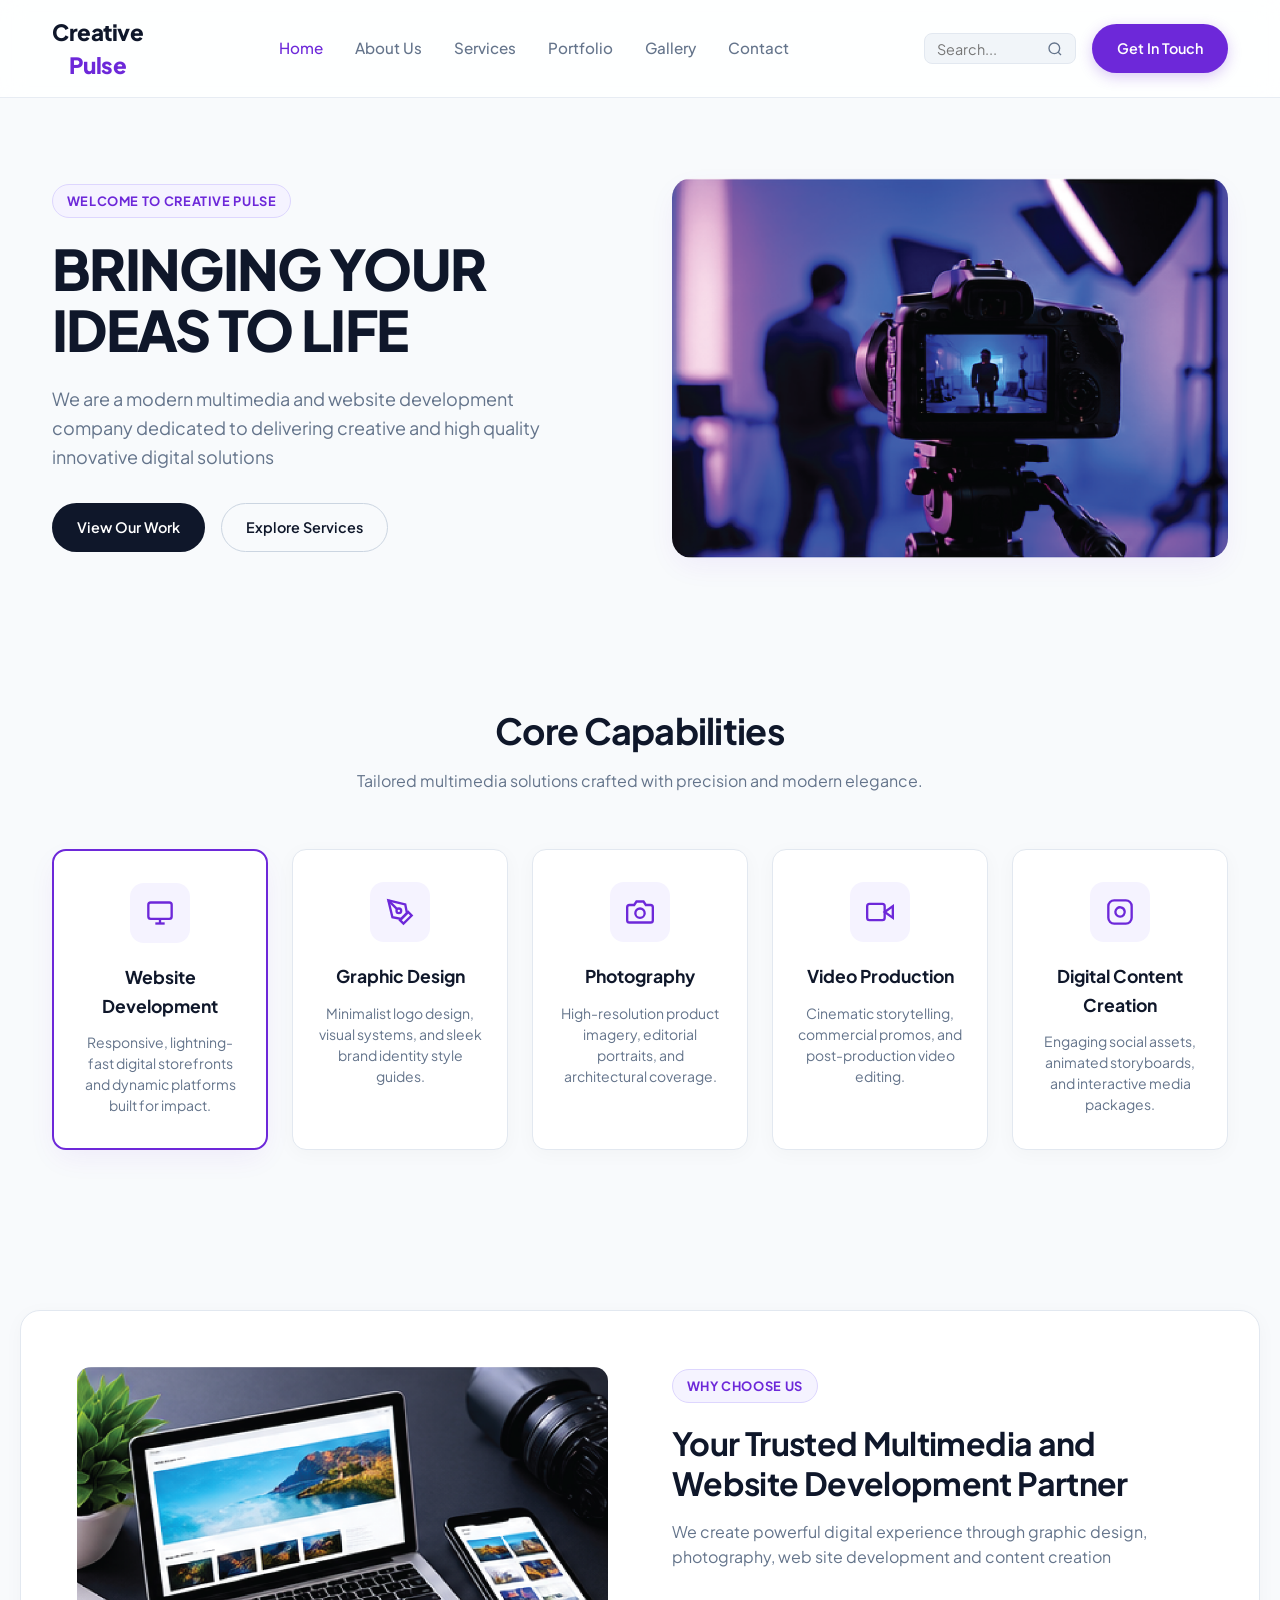
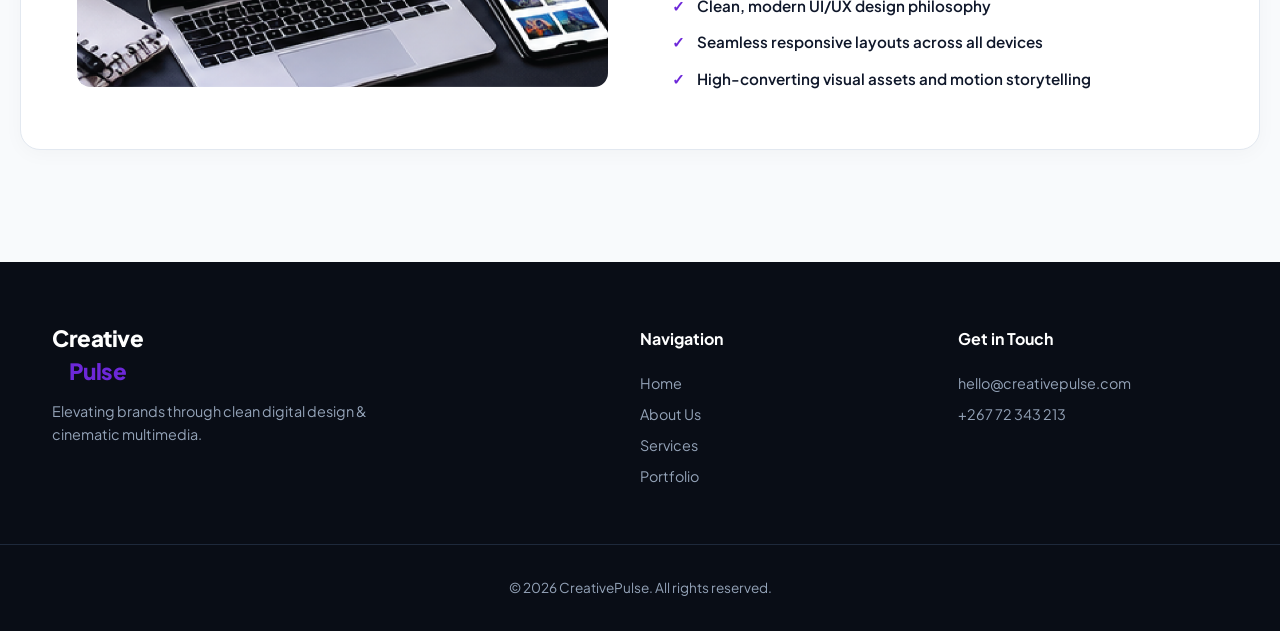
<file: index.html>
<!DOCTYPE html>
<html lang="en">
<head>
    <meta charset="UTF-8">
    <meta name="viewport" content="width=device-width, initial-scale=1.0">
    <title>CreativePulse — Multimedia & Digital Design Agency</title>
    <link rel="preconnect" href="https://fonts.googleapis.com">
    <link rel="preconnect" href="https://fonts.gstatic.com" crossorigin>
    <link href="https://fonts.googleapis.com/css2?family=Plus+Jakarta+Sans:wght@300;400;500;600;700;800&display=swap" rel="stylesheet">
    <link rel="stylesheet" href="assets/css/style.css">
</head>
<body>

    <!-- Header Navigation -->
    <header class="navbar">
        <div class="nav-container">
            <a href="index.html" class="logo" style="display: flex; flex-direction: column; line-height: 1.1; text-decoration: none;">
                <span>Creative</span>
                <span class="logo-accent">Pulse</span>
            </a>
            <nav class="nav-menu">
                <a href="index.html" class="nav-link active">Home</a>
                <a href="pages/about.html" class="nav-link">About Us</a>
                <a href="pages/services.html" class="nav-link">Services</a>
                <a href="pages/portfolio.html" class="nav-link">Portfolio</a>
                <a href="pages/gallery.html" class="nav-link">Gallery</a>
                <a href="pages/contact.html" class="nav-link">Contact</a>
            </nav>
            <div style="display: flex; align-items: center; gap: 1rem;">
                <!-- Search Button & Input Form -->
                <form action="pages/portfolio.html" method="GET" style="display: flex; align-items: center; background: #f1f5f9; border-radius: 8px; padding: 0.35rem 0.75rem; border: 1px solid #e2e8f0;">
                    <input type="text" name="q" placeholder="Search..." style="border: none; background: transparent; outline: none; font-size: 0.9rem; width: 110px; color: #1e293b; font-family: inherit;">
                    <button type="submit" style="background: transparent; border: none; cursor: pointer; display: flex; align-items: center; color: #64748b; padding: 0;" aria-label="Search">
                        <svg width="16" height="16" viewBox="0 0 24 24" fill="none" stroke="currentColor" stroke-width="2"><circle cx="11" cy="11" r="8"/><line x1="21" y1="21" x2="16.65" y2="16.65"/></svg>
                    </button>
                </form>
                <a href="pages/contact.html" class="btn btn-primary">Get In Touch</a>
            </div>
        </div>
    </header>

    <main>
        <!-- Hero Section -->
        <section id="home" class="hero-section">
            <div class="container hero-grid">
                <div class="hero-text">
                    <span class="badge">WELCOME TO CREATIVE PULSE</span>
                    <h1>BRINGING YOUR IDEAS TO LIFE</h1>
                    <p class="hero-description">
                        We are a modern multimedia and website development company dedicated to delivering creative and high quality innovative digital solutions
                    </p>
                    <div class="hero-cta">
                        <a href="pages/portfolio.html" class="btn btn-dark">View Our Work</a>
                        <a href="pages/services.html" class="btn btn-outline">Explore Services</a>
                    </div>
                </div>
                <div class="hero-visual">
                    <div class="image-wrapper">
                        <img src="img/Home 1.png" alt="Video Production Studio">
                    </div>
                </div>
            </div>
        </section>

        <!-- Services Cards Section -->
        <section id="services" class="services-section">
            <div class="container">
                <div class="section-header">
                    <h2>Core Capabilities</h2>
                    <p>Tailored multimedia solutions crafted with precision and modern elegance.</p>
                </div>
                <div class="services-grid">
                    
                    <div class="service-card active">
                        <div class="service-icon">
                            <svg width="28" height="28" viewBox="0 0 24 24" fill="none" stroke="currentColor" stroke-width="2"><rect x="2" y="3" width="20" height="14" rx="2" ry="2"/><line x1="8" y1="21" x2="16" y2="21"/><line x1="12" y1="17" x2="12" y2="21"/></svg>
                        </div>
                        <h3>Website Development</h3>
                        <p>Responsive, lightning-fast digital storefronts and dynamic platforms built for impact.</p>
                    </div>

                    <div class="service-card">
                        <div class="service-icon">
                            <svg width="28" height="28" viewBox="0 0 24 24" fill="none" stroke="currentColor" stroke-width="2"><path d="M12 19l7-7 3 3-7 7-3-3z"/><path d="M18 13l-1.5-7.5L2 2l3.5 14.5L13 18l5-5z"/><path d="M2 2l7.5 7.5"/><circle cx="11" cy="11" r="2"/></svg>
                        </div>
                        <h3>Graphic Design</h3>
                        <p>Minimalist logo design, visual systems, and sleek brand identity style guides.</p>
                    </div>

                    <div class="service-card">
                        <div class="service-icon">
                            <svg width="28" height="28" viewBox="0 0 24 24" fill="none" stroke="currentColor" stroke-width="2"><path d="M23 19a2 2 0 0 1-2 2H3a2 2 0 0 1-2-2V8a2 2 0 0 1 2-2h4l2-3h6l2 3h4a2 2 0 0 1 2 2z"/><circle cx="12" cy="13" r="4"/></svg>
                        </div>
                        <h3>Photography</h3>
                        <p>High-resolution product imagery, editorial portraits, and architectural coverage.</p>
                    </div>

                    <div class="service-card">
                        <div class="service-icon">
                            <svg width="28" height="28" viewBox="0 0 24 24" fill="none" stroke="currentColor" stroke-width="2"><polygon points="23 7 16 12 23 17 23 7"/><rect x="1" y="5" width="15" height="14" rx="2" ry="2"/></svg>
                        </div>
                        <h3>Video Production</h3>
                        <p>Cinematic storytelling, commercial promos, and post-production video editing.</p>
                    </div>

                    <div class="service-card">
                        <div class="service-icon">
                            <svg width="28" height="28" viewBox="0 0 24 24" fill="none" stroke="currentColor" stroke-width="2"><rect x="2" y="2" width="20" height="20" rx="5" ry="5"/><path d="M16 11.37A4 4 0 1 1 12.63 8 4 4 0 0 1 16 11.37z"/><line x1="17.5" y1="6.5" x2="17.51" y2="6.5"/></svg>
                        </div>
                        <h3>Digital Content Creation</h3>
                        <p>Engaging social assets, animated storyboards, and interactive media packages.</p>
                    </div>

                </div>
            </div>
        </section>

        <!-- Feature Highlight Section -->
        <section id="about" class="feature-highlight">
            <div class="container highlight-grid">
                <div class="highlight-visual">
                    <img src="img/Home 2.png" alt="Website Development and Digital Media">
                </div>
                <div class="highlight-text">
                    <span class="badge">Why Choose Us</span>
                    <h2>Your Trusted Multimedia and Website Development Partner</h2>
                    <p>
                        We create powerful digital experience through graphic design, photography, web site development and content creation
                    </p>
                    <ul class="highlight-list">
                        <li><span>✓</span> Clean, modern UI/UX design philosophy</li>
                        <li><span>✓</span> Seamless responsive layouts across all devices</li>
                        <li><span>✓</span> High-converting visual assets and motion storytelling</li>
                    </ul>
                </div>
            </div>
        </section>
    </main>

    <!-- Footer Section -->
    <footer id="contact" class="footer">
        <div class="container footer-content">
            <div class="footer-brand">
                <a href="index.html" class="logo text-white" style="display: inline-flex; flex-direction: column; line-height: 1.1; text-decoration: none;">
                    <span>Creative</span>
                    <span class="logo-accent">Pulse</span>
                </a>
                <p>Elevating brands through clean digital design & cinematic multimedia.</p>
            </div>
            <div class="footer-links">
                <h4>Navigation</h4>
                <a href="index.html">Home</a>
                <a href="pages/about.html">About Us</a>
                <a href="pages/services.html">Services</a>
                <a href="pages/portfolio.html">Portfolio</a>
            </div>
            <div class="footer-contact">
                <h4>Get in Touch</h4>
                <p>hello@creativepulse.com</p>
                <p>+267 72 343 213</p>
            </div>
        </div>
        <div class="footer-bottom">
            <p>&copy; 2026 CreativePulse. All rights reserved.</p>
        </div>
    </footer>

    <script src="assets/js/script.js"></script>
</body>
</html>
</file>
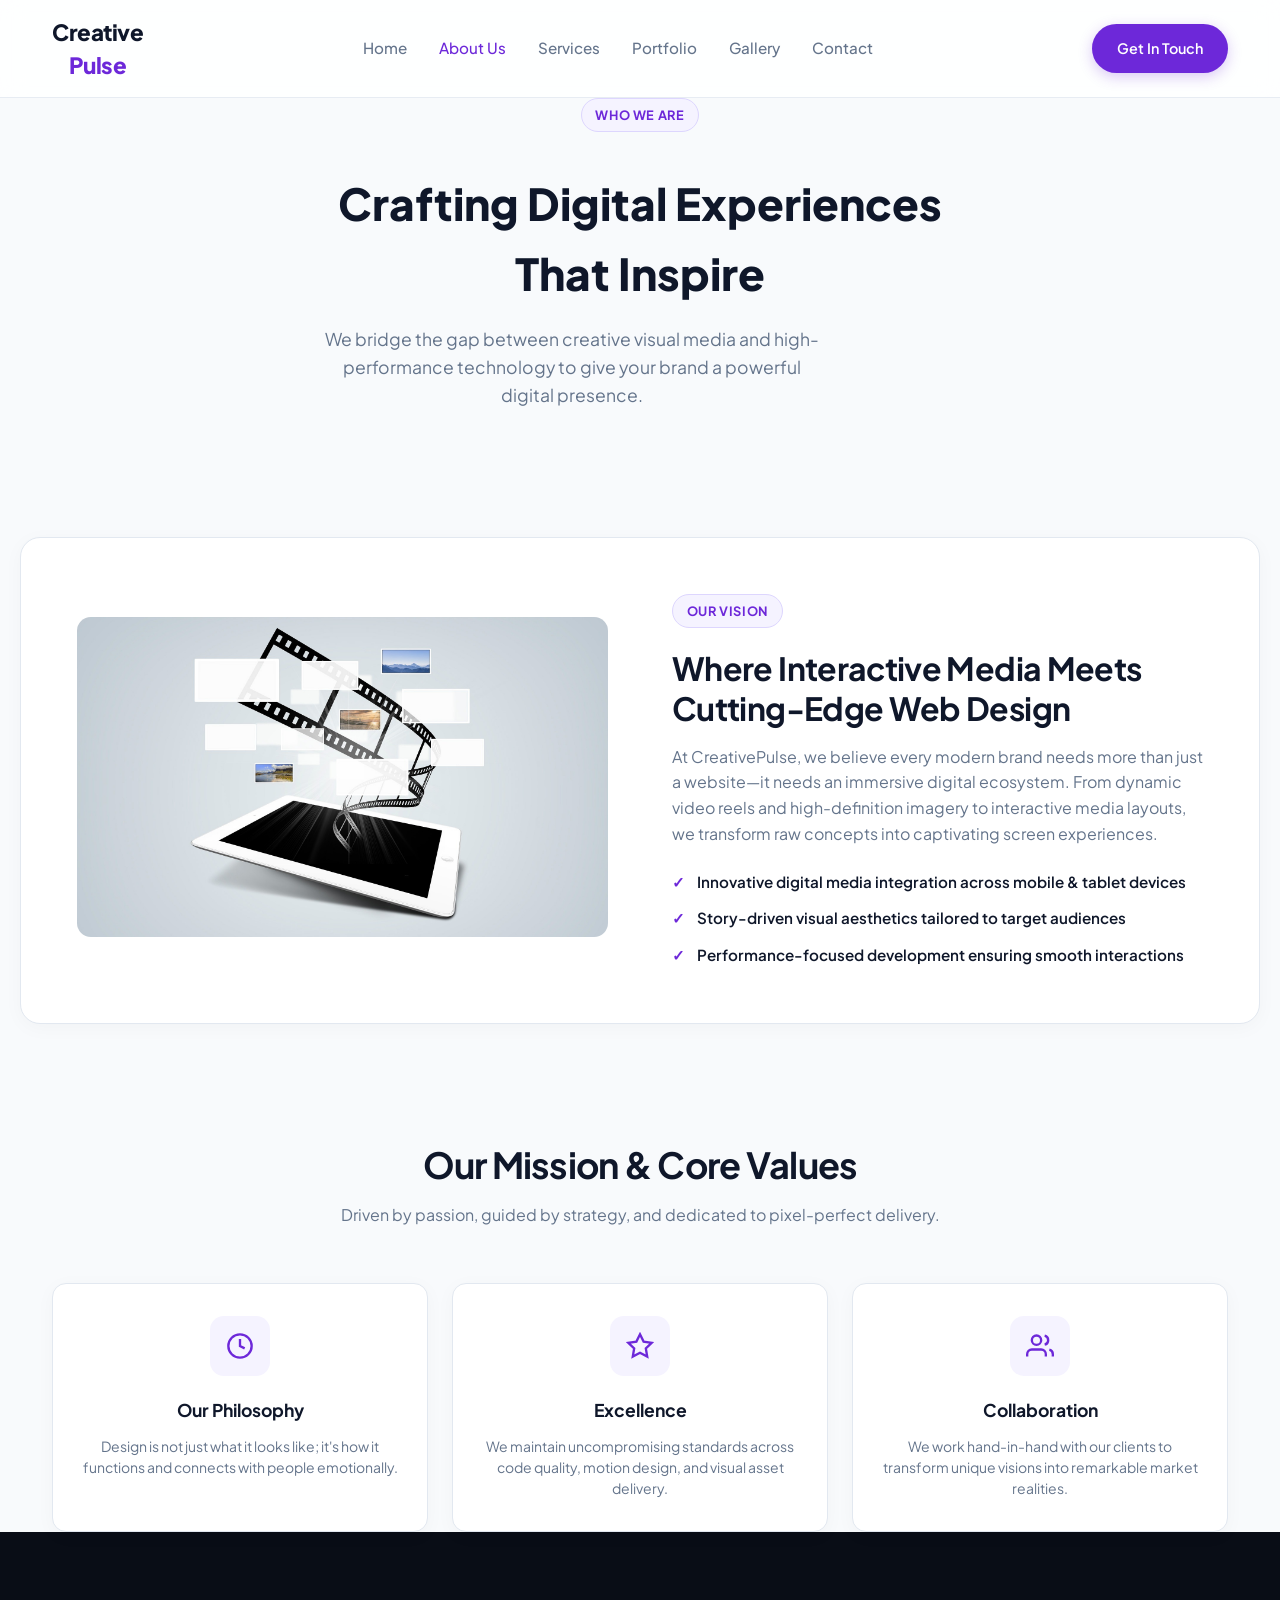
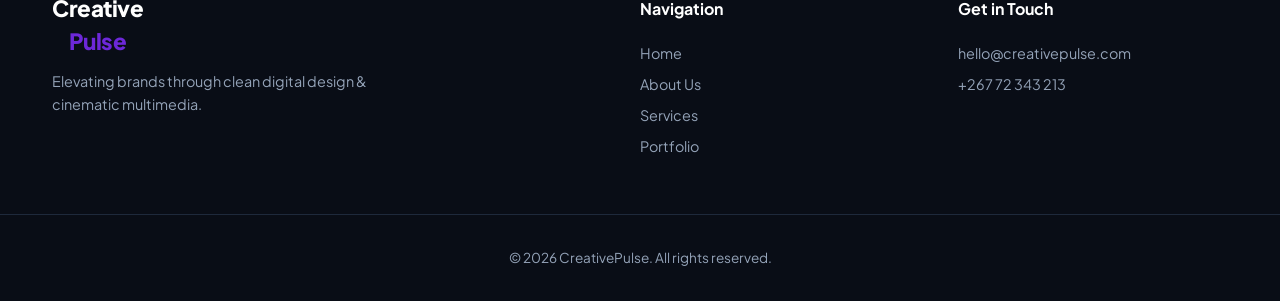
<file: pages/about.html>
<!DOCTYPE html>
<html lang="en">
<head>
    <meta charset="UTF-8">
    <meta name="viewport" content="width=device-width, initial-scale=1.0">
    <title>About Us — CreativePulse</title>
    <link rel="preconnect" href="https://fonts.googleapis.com">
    <link rel="preconnect" href="https://fonts.gstatic.com" crossorigin>
    <link href="https://fonts.googleapis.com/css2?family=Plus+Jakarta+Sans:wght@300;400;500;600;700;800&display=swap" rel="stylesheet">
    <link rel="stylesheet" href="../assets/css/style.css">
</head>
<body>

    <!-- Header Navigation -->
    <header class="navbar">
        <div class="nav-container">
            <a href="../index.html" class="logo" style="display: flex; flex-direction: column; line-height: 1.1; text-decoration: none;">
                <span>Creative</span>
                <span class="logo-accent">Pulse</span>
            </a>
            <nav class="nav-menu">
                <a href="../index.html" class="nav-link">Home</a>
                <a href="about.html" class="nav-link active">About Us</a>
                <a href="services.html" class="nav-link">Services</a>
                <a href="portfolio.html" class="nav-link">Portfolio</a>
                <a href="gallery.html" class="nav-link">Gallery</a>
                <a href="contact.html" class="nav-link">Contact</a>
            </nav>
            <a href="contact.html" class="btn btn-primary">Get In Touch</a>
        </div>
    </header>

    <main>
        <!-- Page Header Section -->
        <section class="page-header">
            <div class="container">
                <span class="badge">WHO WE ARE</span>
                <h1>Crafting Digital Experiences That Inspire</h1>
                <p class="hero-description">
                    We bridge the gap between creative visual media and high-performance technology to give your brand a powerful digital presence.
                </p>
            </div>
        </section>

        <!-- About Showcase Section (Using mediamodifier-ipad.jpg) -->
        <section class="feature-highlight">
            <div class="container highlight-grid">
                <div class="highlight-visual">
                    <img src="../img/mediamodifier-ipad.jpg" alt="Interactive Digital Media and Content Showcase on Tablet">
                </div>
                <div class="highlight-text">
                    <span class="badge">OUR VISION</span>
                    <h2>Where Interactive Media Meets Cutting-Edge Web Design</h2>
                    <p>
                        At CreativePulse, we believe every modern brand needs more than just a website—it needs an immersive digital ecosystem. From dynamic video reels and high-definition imagery to interactive media layouts, we transform raw concepts into captivating screen experiences.
                    </p>
                    <ul class="highlight-list">
                        <li><span>✓</span> Innovative digital media integration across mobile & tablet devices</li>
                        <li><span>✓</span> Story-driven visual aesthetics tailored to target audiences</li>
                        <li><span>✓</span> Performance-focused development ensuring smooth interactions</li>
                    </ul>
                </div>
            </div>
        </section>

        <!-- Our Story & Mission Section -->
        <section class="about-story-section">
            <div class="container">
                <div class="section-header">
                    <h2>Our Mission & Core Values</h2>
                    <p>Driven by passion, guided by strategy, and dedicated to pixel-perfect delivery.</p>
                </div>
                <div class="services-grid">
                    <div class="service-card">
                        <div class="service-icon">
                            <svg width="28" height="28" viewBox="0 0 24 24" fill="none" stroke="currentColor" stroke-width="2"><circle cx="12" cy="12" r="10"/><path d="M12 6v6l4 2"/></svg>
                        </div>
                        <h3>Our Philosophy</h3>
                        <p>Design is not just what it looks like; it's how it functions and connects with people emotionally.</p>
                    </div>

                    <div class="service-card">
                        <div class="service-icon">
                            <svg width="28" height="28" viewBox="0 0 24 24" fill="none" stroke="currentColor" stroke-width="2"><polygon points="12 2 15.09 8.26 22 9.27 17 14.14 18.18 21.02 12 17.77 5.82 21.02 7 14.14 2 9.27 8.91 8.26 12 2"/></svg>
                        </div>
                        <h3>Excellence</h3>
                        <p>We maintain uncompromising standards across code quality, motion design, and visual asset delivery.</p>
                    </div>

                    <div class="service-card">
                        <div class="service-icon">
                            <svg width="28" height="28" viewBox="0 0 24 24" fill="none" stroke="currentColor" stroke-width="2"><path d="M17 21v-2a4 4 0 0 0-4-4H5a4 4 0 0 0-4 4v2"/><circle cx="9" cy="7" r="4"/><path d="M23 21v-2a4 4 0 0 0-3-3.87"/><path d="M16 3.13a4 4 0 0 1 0 7.75"/></svg>
                        </div>
                        <h3>Collaboration</h3>
                        <p>We work hand-in-hand with our clients to transform unique visions into remarkable market realities.</p>
                    </div>
                </div>
            </div>
        </section>
    </main>

    <!-- Footer Section -->
    <footer class="footer">
        <div class="container footer-content">
            <div class="footer-brand">
                <a href="../index.html" class="logo text-white" style="display: inline-flex; flex-direction: column; line-height: 1.1; text-decoration: none;">
                    <span>Creative</span>
                    <span class="logo-accent">Pulse</span>
                </a>
                <p>Elevating brands through clean digital design & cinematic multimedia.</p>
            </div>
            <div class="footer-links">
                <h4>Navigation</h4>
                <a href="../index.html">Home</a>
                <a href="about.html">About Us</a>
                <a href="services.html">Services</a>
                <a href="portfolio.html">Portfolio</a>
            </div>
            <div class="footer-contact">
                <h4>Get in Touch</h4>
                <p>hello@creativepulse.com</p>
                <p>+267 72 343 213</p>
            </div>
        </div>
        <div class="footer-bottom">
            <p>&copy; 2026 CreativePulse. All rights reserved.</p>
        </div>
    </footer>

    <script src="../assets/js/script.js"></script>
</body>
</html>
</file>
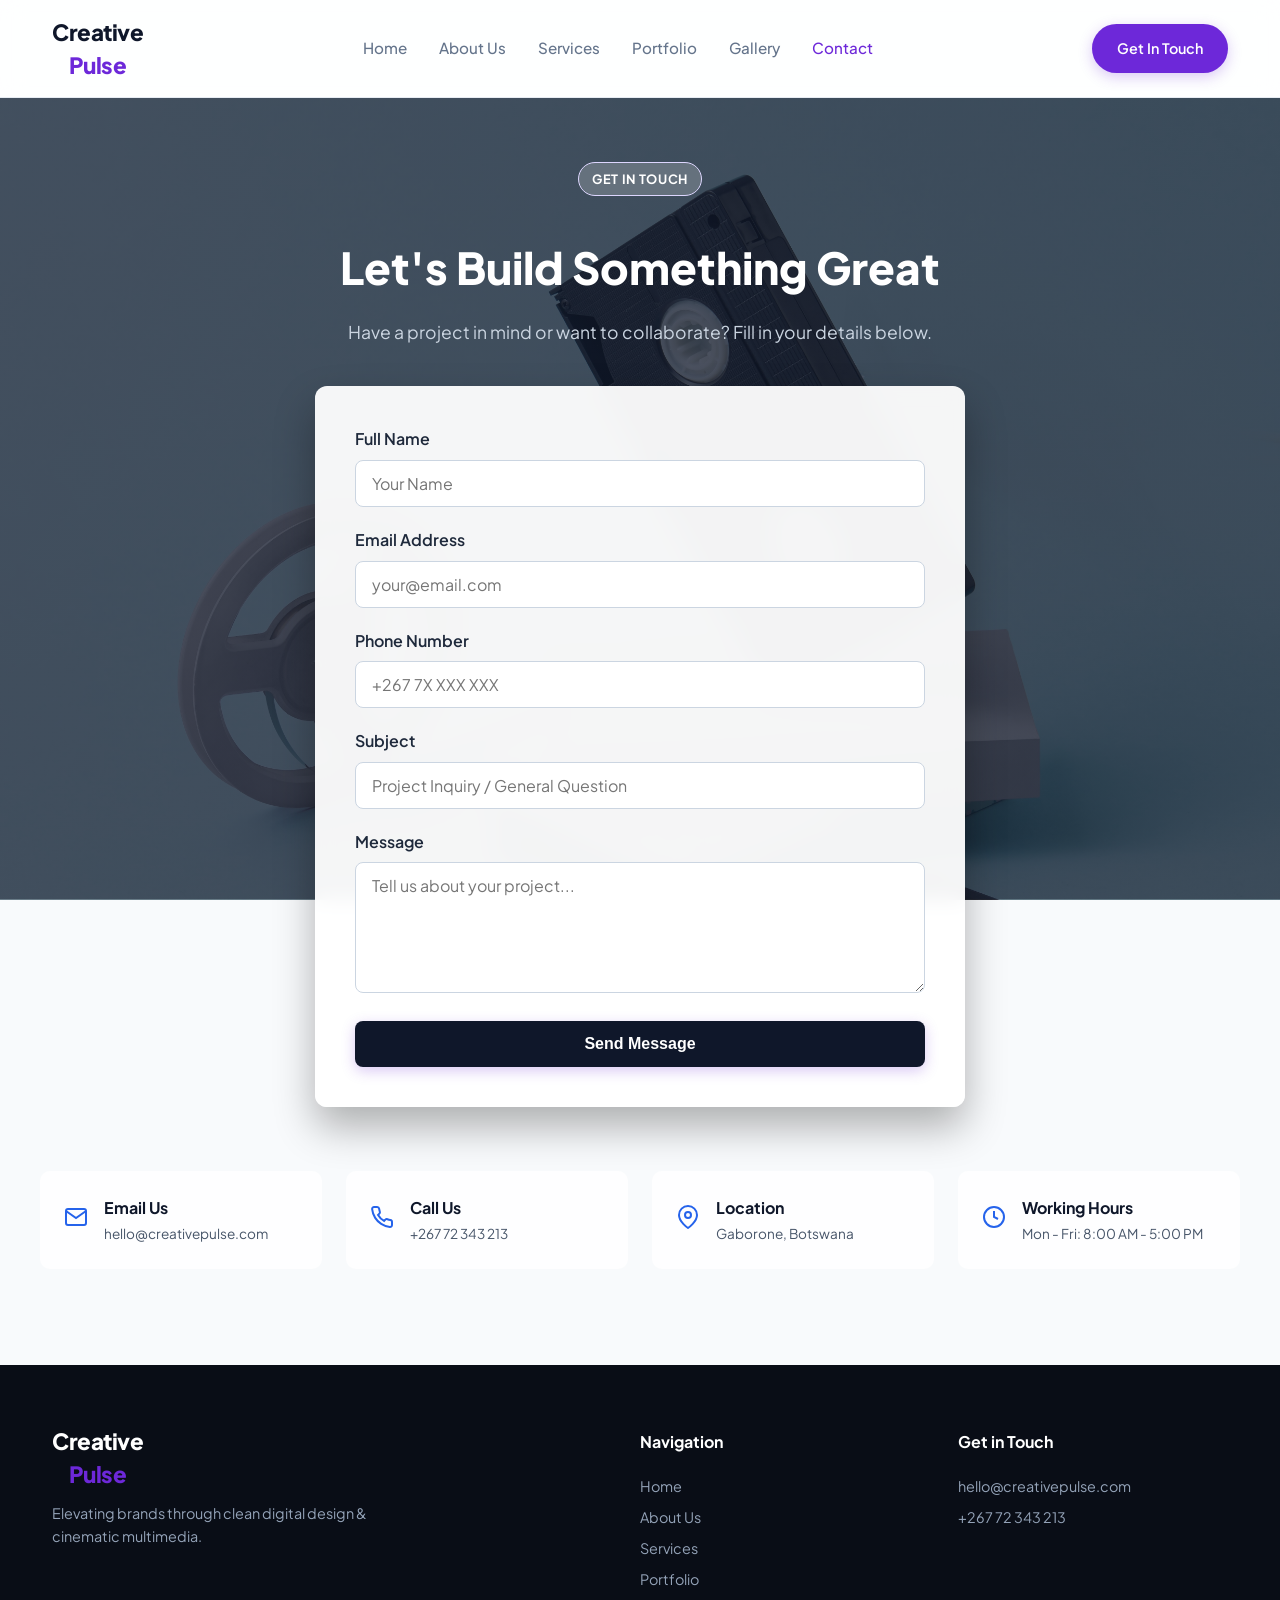
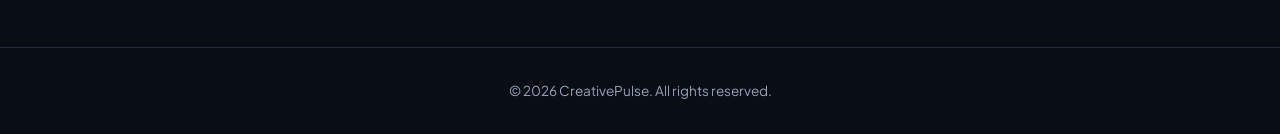
<file: pages/contact.html>
<!DOCTYPE html>
<html lang="en">
<head>
    <meta charset="UTF-8">
    <meta name="viewport" content="width=device-width, initial-scale=1.0">
    <title>Contact Us — CreativePulse</title>
    <link rel="preconnect" href="https://fonts.googleapis.com">
    <link rel="preconnect" href="https://fonts.gstatic.com" crossorigin>
    <link href="https://fonts.googleapis.com/css2?family=Plus+Jakarta+Sans:wght@300;400;500;600;700;800&display=swap" rel="stylesheet">
    <link rel="stylesheet" href="../assets/css/style.css">
</head>
<body>
    <!-- Header Navigation -->
    <header class="navbar">
        <div class="nav-container">
            <a href="../index.html" class="logo" style="display: flex; flex-direction: column; line-height: 1.1; text-decoration: none;">
                <span>Creative</span>
                <span class="logo-accent">Pulse</span>
            </a>
            <nav class="nav-menu">
                <a href="../index.html" class="nav-link">Home</a>
                <a href="about.html" class="nav-link">About Us</a>
                <a href="services.html" class="nav-link">Services</a>
                <a href="portfolio.html" class="nav-link">Portfolio</a>
                <a href="gallery.html" class="nav-link">Gallery</a>
                <a href="contact.html" class="nav-link active">Contact</a>
            </nav>
            <a href="contact.html" class="btn btn-primary">Get In Touch</a>
        </div>
    </header>

    <main class="page-content" style="background-image: linear-gradient(rgba(15, 23, 42, 0.75), rgba(15, 23, 42, 0.75)), url('../img/pexels-ds-stories.jpg'); background-size: cover; background-position: center; background-attachment: fixed; padding: 4rem 1rem;">
        
        <!-- Page Header -->
        <section class="page-header" style="text-align: center; margin-bottom: 2.5rem;">
            <span class="badge" style="background: rgba(255, 255, 255, 0.2); color: #ffffff;">Get in Touch</span>
            <h1 style="color: #ffffff;">Let's Build Something Great</h1>
            <p style="color: #cbd5e1;">Have a project in mind or want to collaborate? Fill in your details below.</p>
        </section>

        <!-- Centered Form Section -->
        <section class="contact-section" style="max-width: 650px; margin: 0 auto 4rem auto;">
            <div class="contact-form-wrapper" style="background: rgba(255, 255, 255, 0.95); backdrop-filter: blur(10px); padding: 2.5rem; border-radius: 12px; box-shadow: 0 20px 40px rgba(0,0,0,0.3);">
                <form class="contact-form" style="display: flex; flex-direction: column; gap: 1.25rem;">
                    
                    <div class="form-group" style="display: flex; flex-direction: column; gap: 0.5rem;">
                        <label for="name" style="font-weight: 600; color: #1e293b;">Full Name</label>
                        <input type="text" id="name" name="name" placeholder="Your Name" required style="width: 100%; padding: 0.75rem 1rem; border: 1px solid #cbd5e1; border-radius: 8px; font-family: inherit; font-size: 1rem;">
                    </div>

                    <div class="form-group" style="display: flex; flex-direction: column; gap: 0.5rem;">
                        <label for="email" style="font-weight: 600; color: #1e293b;">Email Address</label>
                        <input type="email" id="email" name="email" placeholder="your@email.com" required style="width: 100%; padding: 0.75rem 1rem; border: 1px solid #cbd5e1; border-radius: 8px; font-family: inherit; font-size: 1rem;">
                    </div>

                    <div class="form-group" style="display: flex; flex-direction: column; gap: 0.5rem;">
                        <label for="phone" style="font-weight: 600; color: #1e293b;">Phone Number</label>
                        <input type="tel" id="phone" name="phone" placeholder="+267 7X XXX XXX" style="width: 100%; padding: 0.75rem 1rem; border: 1px solid #cbd5e1; border-radius: 8px; font-family: inherit; font-size: 1rem;">
                    </div>

                    <div class="form-group" style="display: flex; flex-direction: column; gap: 0.5rem;">
                        <label for="subject" style="font-weight: 600; color: #1e293b;">Subject</label>
                        <input type="text" id="subject" name="subject" placeholder="Project Inquiry / General Question" required style="width: 100%; padding: 0.75rem 1rem; border: 1px solid #cbd5e1; border-radius: 8px; font-family: inherit; font-size: 1rem;">
                    </div>

                    <div class="form-group" style="display: flex; flex-direction: column; gap: 0.5rem;">
                        <label for="message" style="font-weight: 600; color: #1e293b;">Message</label>
                        <textarea id="message" name="message" rows="5" placeholder="Tell us about your project..." required style="width: 100%; padding: 0.75rem 1rem; border: 1px solid #cbd5e1; border-radius: 8px; font-family: inherit; font-size: 1rem; resize: vertical;"></textarea>
                    </div>

                    <button type="submit" class="btn btn-primary btn-full" style="width: 100%; padding: 0.85rem; background-color: #0f172a; color: #ffffff; border: none; border-radius: 8px; font-weight: 600; cursor: pointer; font-size: 1rem; margin-top: 0.5rem;">Send Message</button>
                </form>
            </div>
        </section>

        <!-- Contact Info Cards Below Form -->
        <section class="contact-info-section" style="max-width: 1200px; margin: 0 auto 2rem auto;">
            <div class="contact-info" style="display: grid; grid-template-columns: repeat(auto-fit, minmax(220px, 1fr)); gap: 1.5rem;">
                <div class="info-card" style="background: rgba(255, 255, 255, 0.9); padding: 1.5rem; border-radius: 10px; display: flex; gap: 1rem; align-items: center;">
                    <div class="info-icon" style="color: #2563eb;">
                        <svg width="24" height="24" viewBox="0 0 24 24" fill="none" stroke="currentColor" stroke-width="2"><path d="M4 4h16c1.1 0 2 .9 2 2v12c0 1.1-.9 2-2 2H4c-1.1 0-2-.9-2-2V6c0-1.1.9-2 2-2z"/><polyline points="22,6 12,13 2,6"/></svg>
                    </div>
                    <div>
                        <h3 style="font-size: 1rem; margin-bottom: 0.2rem; color: #0f172a;">Email Us</h3>
                        <p style="font-size: 0.85rem; color: #475569; margin: 0;">hello@creativepulse.com</p>
                    </div>
                </div>

                <div class="info-card" style="background: rgba(255, 255, 255, 0.9); padding: 1.5rem; border-radius: 10px; display: flex; gap: 1rem; align-items: center;">
                    <div class="info-icon" style="color: #2563eb;">
                        <svg width="24" height="24" viewBox="0 0 24 24" fill="none" stroke="currentColor" stroke-width="2"><path d="M22 16.92v3a2 2 0 0 1-2.18 2 19.79 19.79 0 0 1-8.63-3.07 19.5 19.5 0 0 1-6-6 19.79 19.79 0 0 1-3.07-8.67A2 2 0 0 1 4.11 2h3a2 2 0 0 1 2 1.72 12.84 12.84 0 0 0 .7 2.81 2 2 0 0 1-.45 2.11L8.09 9.91a16 16 0 0 0 6 6l1.27-1.27a2 2 0 0 1 2.11-.45 12.84 12.84 0 0 0 2.81.7A2 2 0 0 1 22 16.92z"/></svg>
                    </div>
                    <div>
                        <h3 style="font-size: 1rem; margin-bottom: 0.2rem; color: #0f172a;">Call Us</h3>
                        <p style="font-size: 0.85rem; color: #475569; margin: 0;">+267 72 343 213</p>
                    </div>
                </div>

                <div class="info-card" style="background: rgba(255, 255, 255, 0.9); padding: 1.5rem; border-radius: 10px; display: flex; gap: 1rem; align-items: center;">
                    <div class="info-icon" style="color: #2563eb;">
                        <svg width="24" height="24" viewBox="0 0 24 24" fill="none" stroke="currentColor" stroke-width="2"><path d="M21 10c0 7-9 13-9 13s-9-6-9-13a9 9 0 0 1 18 0z"/><circle cx="12" cy="10" r="3"/></svg>
                    </div>
                    <div>
                        <h3 style="font-size: 1rem; margin-bottom: 0.2rem; color: #0f172a;">Location</h3>
                        <p style="font-size: 0.85rem; color: #475569; margin: 0;">Gaborone, Botswana</p>
                    </div>
                </div>

                <div class="info-card" style="background: rgba(255, 255, 255, 0.9); padding: 1.5rem; border-radius: 10px; display: flex; gap: 1rem; align-items: center;">
                    <div class="info-icon" style="color: #2563eb;">
                        <svg width="24" height="24" viewBox="0 0 24 24" fill="none" stroke="currentColor" stroke-width="2"><circle cx="12" cy="12" r="10"/><polyline points="12 6 12 12 16 14"/></svg>
                    </div>
                    <div>
                        <h3 style="font-size: 1rem; margin-bottom: 0.2rem; color: #0f172a;">Working Hours</h3>
                        <p style="font-size: 0.85rem; color: #475569; margin: 0;">Mon - Fri: 8:00 AM - 5:00 PM</p>
                    </div>
                </div>
            </div>
        </section>
    </main>

    <!-- Footer Section -->
    <footer class="footer">
        <div class="container footer-content">
            <div class="footer-brand">
                <a href="../index.html" class="logo text-white" style="display: inline-flex; flex-direction: column; line-height: 1.1; text-decoration: none;">
                    <span>Creative</span>
                    <span class="logo-accent">Pulse</span>
                </a>
                <p>Elevating brands through clean digital design & cinematic multimedia.</p>
            </div>
            <div class="footer-links">
                <h4>Navigation</h4>
                <a href="../index.html">Home</a>
                <a href="about.html">About Us</a>
                <a href="services.html">Services</a>
                <a href="portfolio.html">Portfolio</a>
            </div>
            <div class="footer-contact">
                <h4>Get in Touch</h4>
                <p>hello@creativepulse.com</p>
                <p>+267 72 343 213</p>
            </div>
        </div>
        <div class="footer-bottom">
            <p>&copy; 2026 CreativePulse. All rights reserved.</p>
        </div>
    </footer>

    <script src="../assets/js/script.js"></script>
</body>
</html>
</file>
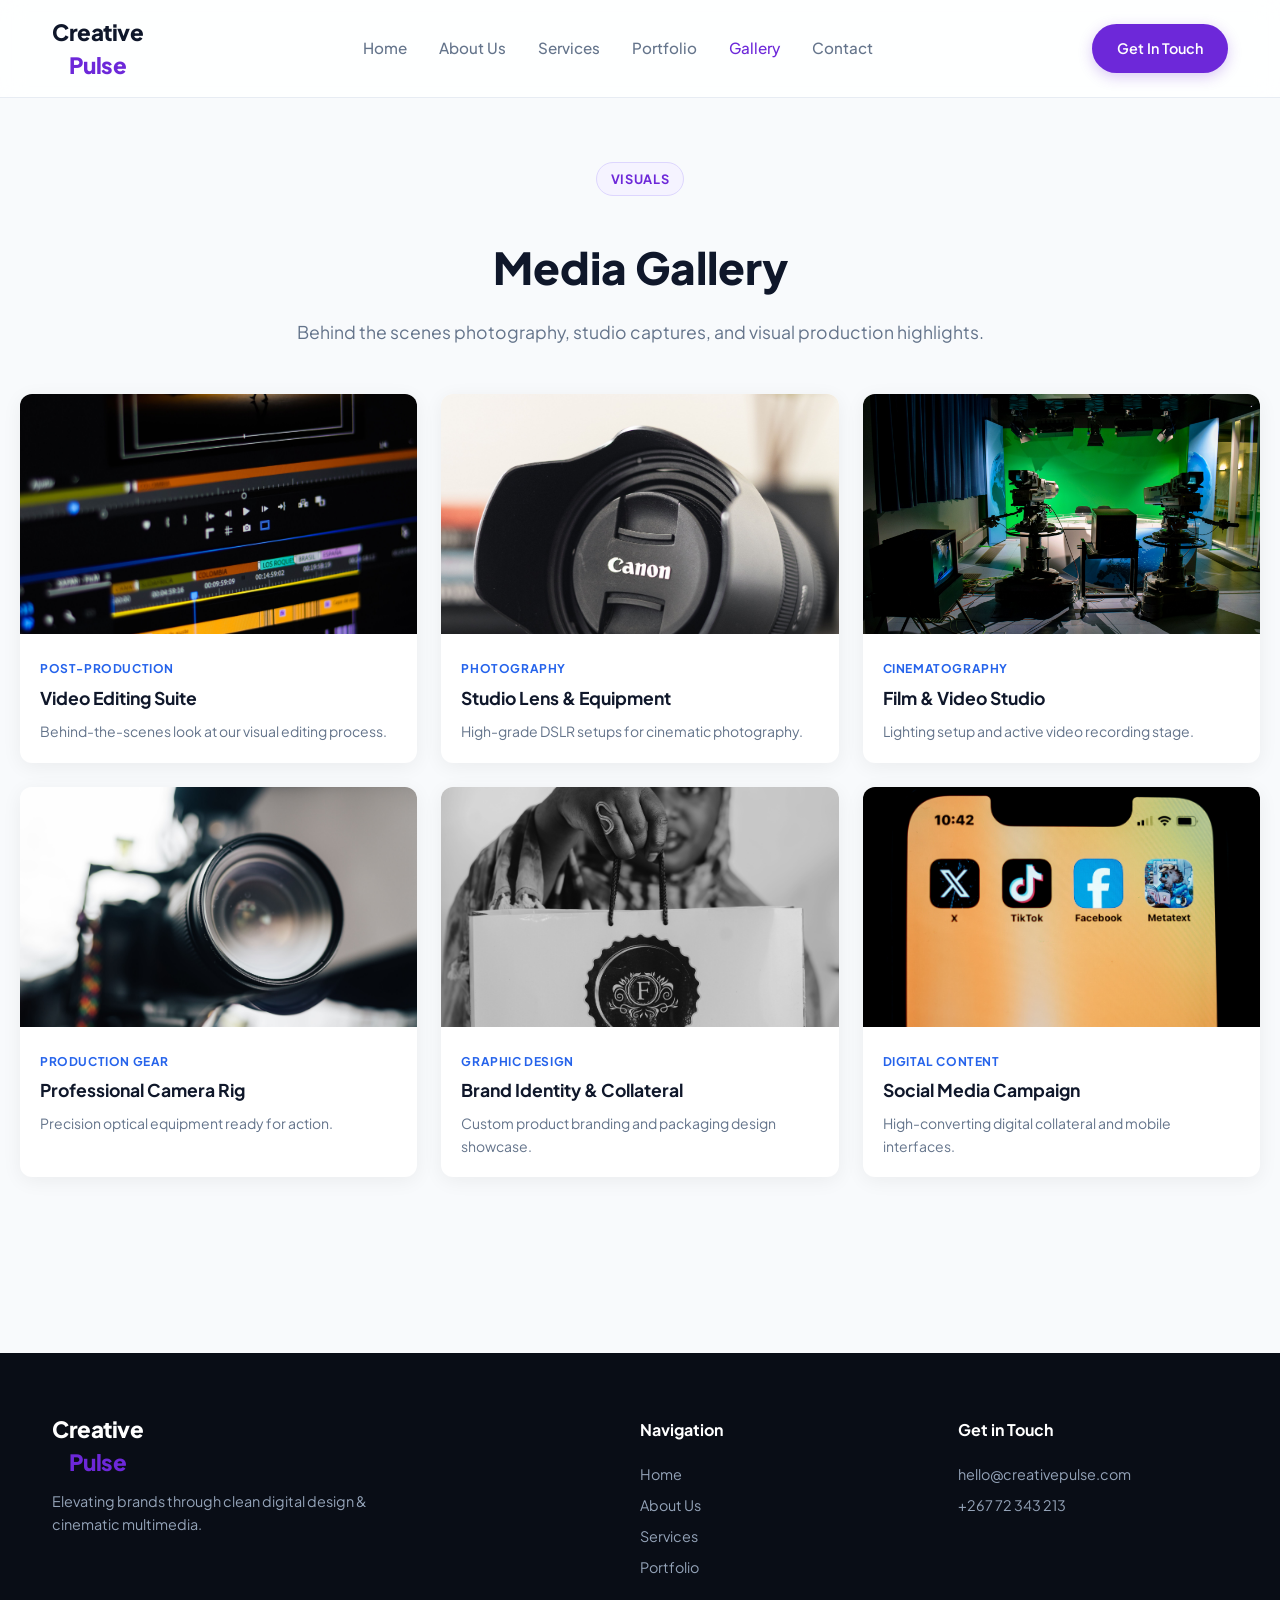
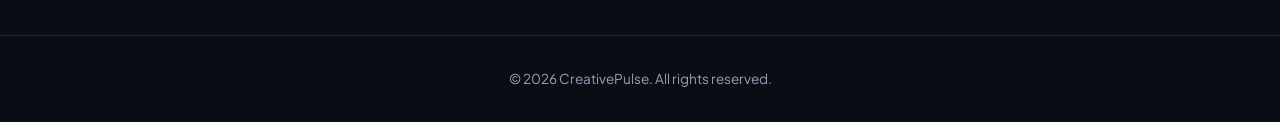
<file: pages/gallery.html>
<!DOCTYPE html>
<html lang="en">
<head>
    <meta charset="UTF-8">
    <meta name="viewport" content="width=device-width, initial-scale=1.0">
    <title>Gallery — CreativePulse</title>
    <link rel="preconnect" href="https://fonts.googleapis.com">
    <link rel="preconnect" href="https://fonts.gstatic.com" crossorigin>
    <link href="https://fonts.googleapis.com/css2?family=Plus+Jakarta+Sans:wght@300;400;500;600;700;800&display=swap" rel="stylesheet">
    <link rel="stylesheet" href="../assets/css/style.css">
</head>
<body>
    <!-- Header Navigation -->
    <header class="navbar">
        <div class="nav-container">
            <a href="../index.html" class="logo" style="display: flex; flex-direction: column; line-height: 1.1; text-decoration: none;">
                <span>Creative</span>
                <span class="logo-accent">Pulse</span>
            </a>
            <nav class="nav-menu">
                <a href="../index.html" class="nav-link">Home</a>
                <a href="about.html" class="nav-link">About Us</a>
                <a href="services.html" class="nav-link">Services</a>
                <a href="portfolio.html" class="nav-link">Portfolio</a>
                <a href="gallery.html" class="nav-link active">Gallery</a>
                <a href="contact.html" class="nav-link">Contact</a>
            </nav>
            <a href="contact.html" class="btn btn-primary">Get In Touch</a>
        </div>
    </header>

    <main class="page-content container">
        <!-- Page Header -->
        <section class="page-header" style="text-align: center; margin-bottom: 3rem;">
            <span class="badge">Visuals</span>
            <h1>Media Gallery</h1>
            <p>Behind the scenes photography, studio captures, and visual production highlights.</p>
        </section>

        <!-- Gallery Grid Section -->
        <section class="gallery-section" style="margin-bottom: 5rem;">
            <div class="gallery-grid" style="display: grid; grid-template-columns: repeat(auto-fill, minmax(320px, 1fr)); gap: 1.5rem;">
                
                <!-- Image Item 1 -->
                <div class="gallery-card" style="border-radius: 12px; overflow: hidden; background: #fff; box-shadow: 0 4px 20px rgba(0,0,0,0.06); transition: transform 0.3s ease;">
                    <div class="gallery-img-wrapper" style="width: 100%; height: 240px; overflow: hidden; position: relative;">
                        <img src="../img/pexels-fukajaz.jpg" alt="Video Editing Suite" style="width: 100%; height: 100%; object-fit: cover; display: block; transition: transform 0.6s cubic-bezier(0.25, 1, 0.5, 1);" onmouseover="this.style.transform='scale(1.1) rotate(1deg)'" onmouseout="this.style.transform='scale(1) rotate(0deg)'">
                    </div>
                    <div class="gallery-info" style="padding: 1.25rem;">
                        <span style="font-size: 0.75rem; font-weight: 700; text-transform: uppercase; color: #2563eb; letter-spacing: 0.05em;">Post-Production</span>
                        <h3 style="font-size: 1.1rem; margin: 0.25rem 0 0.5rem 0; color: #0f172a;">Video Editing Suite</h3>
                        <p style="font-size: 0.875rem; color: #64748b; margin: 0;">Behind-the-scenes look at our visual editing process.</p>
                    </div>
                </div>

                <!-- Image Item 2 -->
                <div class="gallery-card" style="border-radius: 12px; overflow: hidden; background: #fff; box-shadow: 0 4px 20px rgba(0,0,0,0.06); transition: transform 0.3s ease;">
                    <div class="gallery-img-wrapper" style="width: 100%; height: 240px; overflow: hidden; position: relative;">
                        <img src="../img/pexels-dantemunozphoto.jpg" alt="DSLR Photography" style="width: 100%; height: 100%; object-fit: cover; display: block; transition: transform 0.6s cubic-bezier(0.25, 1, 0.5, 1);" onmouseover="this.style.transform='scale(1.1) rotate(1deg)'" onmouseout="this.style.transform='scale(1) rotate(0deg)'">
                    </div>
                    <div class="gallery-info" style="padding: 1.25rem;">
                        <span style="font-size: 0.75rem; font-weight: 700; text-transform: uppercase; color: #2563eb; letter-spacing: 0.05em;">Photography</span>
                        <h3 style="font-size: 1.1rem; margin: 0.25rem 0 0.5rem 0; color: #0f172a;">Studio Lens & Equipment</h3>
                        <p style="font-size: 0.875rem; color: #64748b; margin: 0;">High-grade DSLR setups for cinematic photography.</p>
                    </div>
                </div>

                <!-- Image Item 3 -->
                <div class="gallery-card" style="border-radius: 12px; overflow: hidden; background: #fff; box-shadow: 0 4px 20px rgba(0,0,0,0.06); transition: transform 0.3s ease;">
                    <div class="gallery-img-wrapper" style="width: 100%; height: 240px; overflow: hidden; position: relative;">
                        <img src="../img/pexels-shahbazzaman.jpg" alt="Production Studio" style="width: 100%; height: 100%; object-fit: cover; display: block; transition: transform 0.6s cubic-bezier(0.25, 1, 0.5, 1);" onmouseover="this.style.transform='scale(1.1) rotate(1deg)'" onmouseout="this.style.transform='scale(1) rotate(0deg)'">
                    </div>
                    <div class="gallery-info" style="padding: 1.25rem;">
                        <span style="font-size: 0.75rem; font-weight: 700; text-transform: uppercase; color: #2563eb; letter-spacing: 0.05em;">Cinematography</span>
                        <h3 style="font-size: 1.1rem; margin: 0.25rem 0 0.5rem 0; color: #0f172a;">Film & Video Studio</h3>
                        <p style="font-size: 0.875rem; color: #64748b; margin: 0;">Lighting setup and active video recording stage.</p>
                    </div>
                </div>

                <!-- Image Item 4 -->
                <div class="gallery-card" style="border-radius: 12px; overflow: hidden; background: #fff; box-shadow: 0 4px 20px rgba(0,0,0,0.06); transition: transform 0.3s ease;">
                    <div class="gallery-img-wrapper" style="width: 100%; height: 240px; overflow: hidden; position: relative;">
                        <img src="../img/pexels-rickyesquivel.jpg" alt="Production Gear" style="width: 100%; height: 100%; object-fit: cover; display: block; transition: transform 0.6s cubic-bezier(0.25, 1, 0.5, 1);" onmouseover="this.style.transform='scale(1.1) rotate(1deg)'" onmouseout="this.style.transform='scale(1) rotate(0deg)'">
                    </div>
                    <div class="gallery-info" style="padding: 1.25rem;">
                        <span style="font-size: 0.75rem; font-weight: 700; text-transform: uppercase; color: #2563eb; letter-spacing: 0.05em;">Production Gear</span>
                        <h3 style="font-size: 1.1rem; margin: 0.25rem 0 0.5rem 0; color: #0f172a;">Professional Camera Rig</h3>
                        <p style="font-size: 0.875rem; color: #64748b; margin: 0;">Precision optical equipment ready for action.</p>
                    </div>
                </div>

                <!-- Image Item 5 -->
                <div class="gallery-card" style="border-radius: 12px; overflow: hidden; background: #fff; box-shadow: 0 4px 20px rgba(0,0,0,0.06); transition: transform 0.3s ease;">
                    <div class="gallery-img-wrapper" style="width: 100%; height: 240px; overflow: hidden; position: relative;">
                        <img src="../img/pexels-skylight-views.jpg" alt="Brand Identity Session" style="width: 100%; height: 100%; object-fit: cover; display: block; transition: transform 0.6s cubic-bezier(0.25, 1, 0.5, 1);" onmouseover="this.style.transform='scale(1.1) rotate(1deg)'" onmouseout="this.style.transform='scale(1) rotate(0deg)'">
                    </div>
                    <div class="gallery-info" style="padding: 1.25rem;">
                        <span style="font-size: 0.75rem; font-weight: 700; text-transform: uppercase; color: #2563eb; letter-spacing: 0.05em;">Graphic Design</span>
                        <h3 style="font-size: 1.1rem; margin: 0.25rem 0 0.5rem 0; color: #0f172a;">Brand Identity & Collateral</h3>
                        <p style="font-size: 0.875rem; color: #64748b; margin: 0;">Custom product branding and packaging design showcase.</p>
                    </div>
                </div>

                <!-- Image Item 6 -->
                <div class="gallery-card" style="border-radius: 12px; overflow: hidden; background: #fff; box-shadow: 0 4px 20px rgba(0,0,0,0.06); transition: transform 0.3s ease;">
                    <div class="gallery-img-wrapper" style="width: 100%; height: 240px; overflow: hidden; position: relative;">
                        <img src="../img/pexels-fotios-photos.jpg" alt="Content Creation" style="width: 100%; height: 100%; object-fit: cover; display: block; transition: transform 0.6s cubic-bezier(0.25, 1, 0.5, 1);" onmouseover="this.style.transform='scale(1.1) rotate(1deg)'" onmouseout="this.style.transform='scale(1) rotate(0deg)'">
                    </div>
                    <div class="gallery-info" style="padding: 1.25rem;">
                        <span style="font-size: 0.75rem; font-weight: 700; text-transform: uppercase; color: #2563eb; letter-spacing: 0.05em;">Digital Content</span>
                        <h3 style="font-size: 1.1rem; margin: 0.25rem 0 0.5rem 0; color: #0f172a;">Social Media Campaign</h3>
                        <p style="font-size: 0.875rem; color: #64748b; margin: 0;">High-converting digital collateral and mobile interfaces.</p>
                    </div>
                </div>

            </div>
        </section>
    </main>

    <!-- Footer Section -->
    <footer class="footer">
        <div class="container footer-content">
            <div class="footer-brand">
                <a href="../index.html" class="logo text-white" style="display: inline-flex; flex-direction: column; line-height: 1.1; text-decoration: none;">
                    <span>Creative</span>
                    <span class="logo-accent">Pulse</span>
                </a>
                <p>Elevating brands through clean digital design & cinematic multimedia.</p>
            </div>
            <div class="footer-links">
                <h4>Navigation</h4>
                <a href="../index.html">Home</a>
                <a href="about.html">About Us</a>
                <a href="services.html">Services</a>
                <a href="portfolio.html">Portfolio</a>
            </div>
            <div class="footer-contact">
                <h4>Get in Touch</h4>
                <p>hello@creativepulse.com</p>
                <p>+267 72 343 213</p>
            </div>
        </div>
        <div class="footer-bottom">
            <p>&copy; 2026 CreativePulse. All rights reserved.</p>
        </div>
    </footer>

    <script src="../assets/js/script.js"></script>
</body>
</html>
</file>
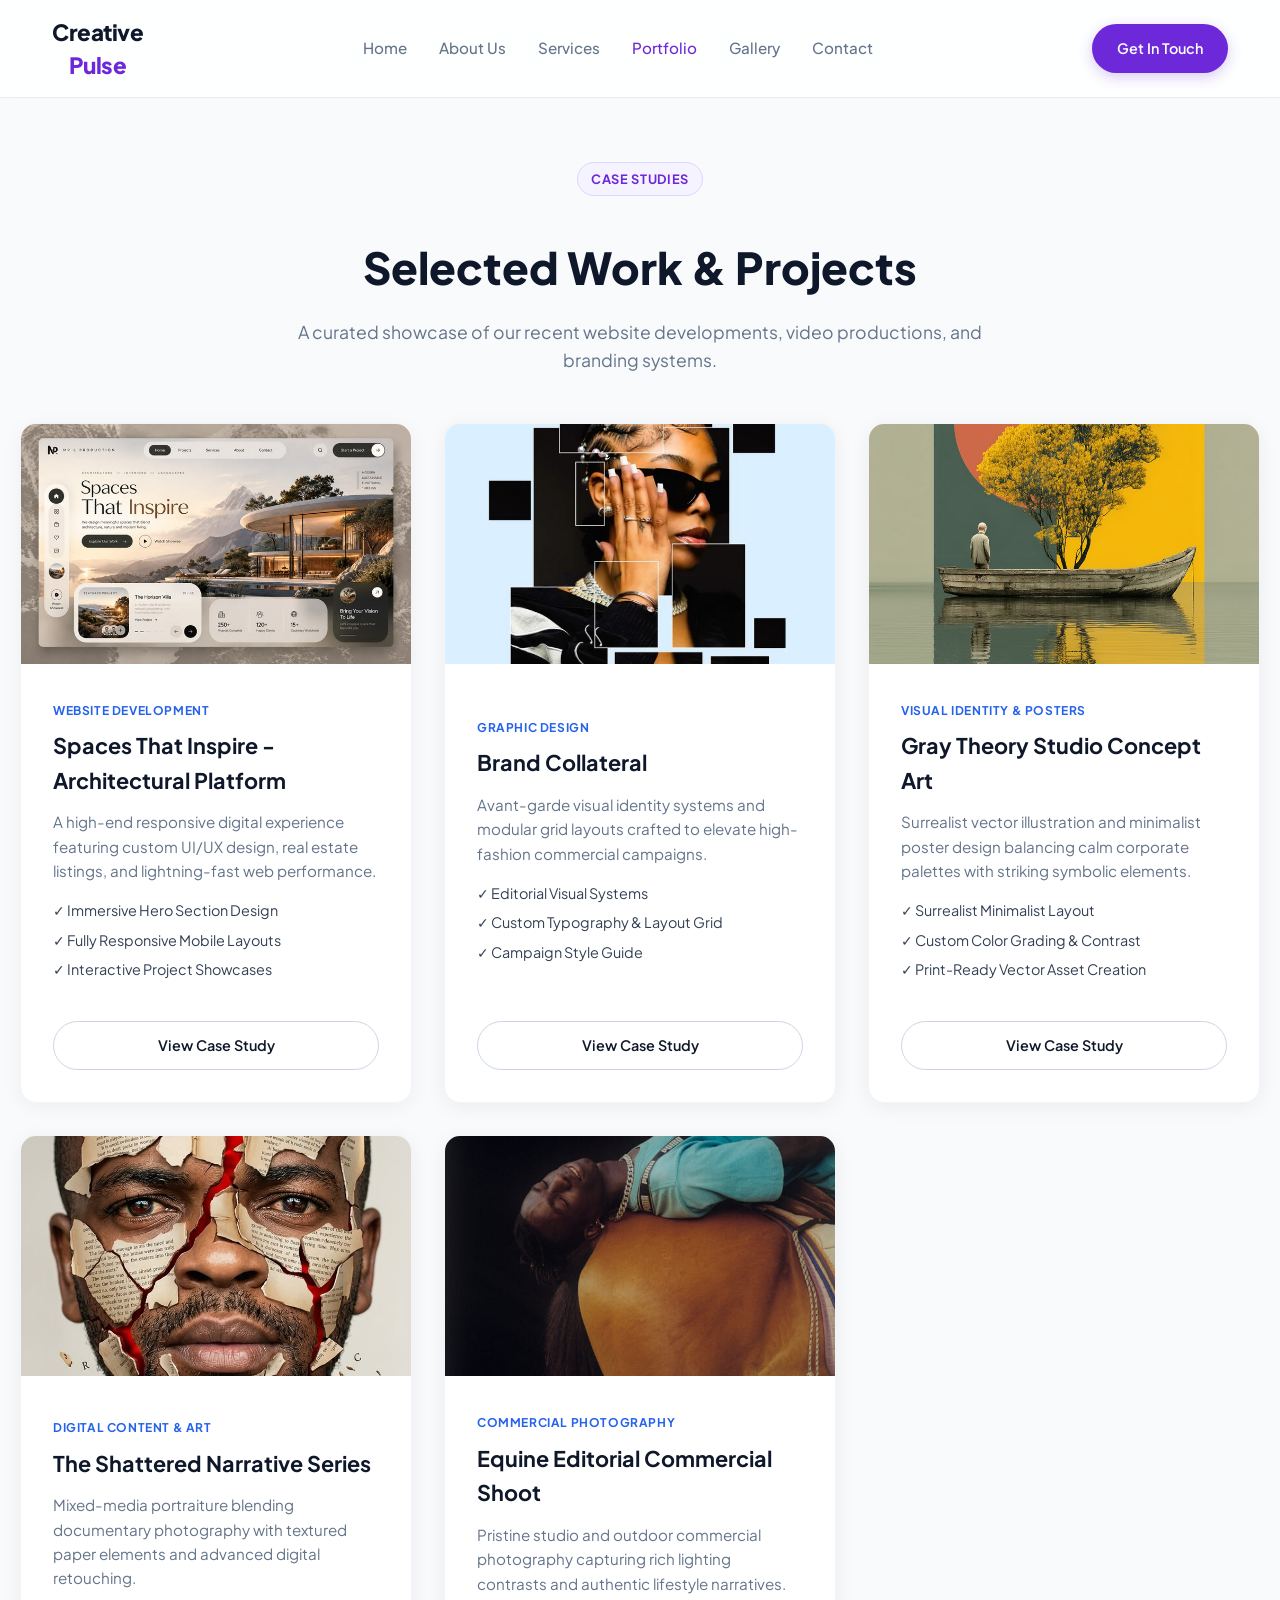
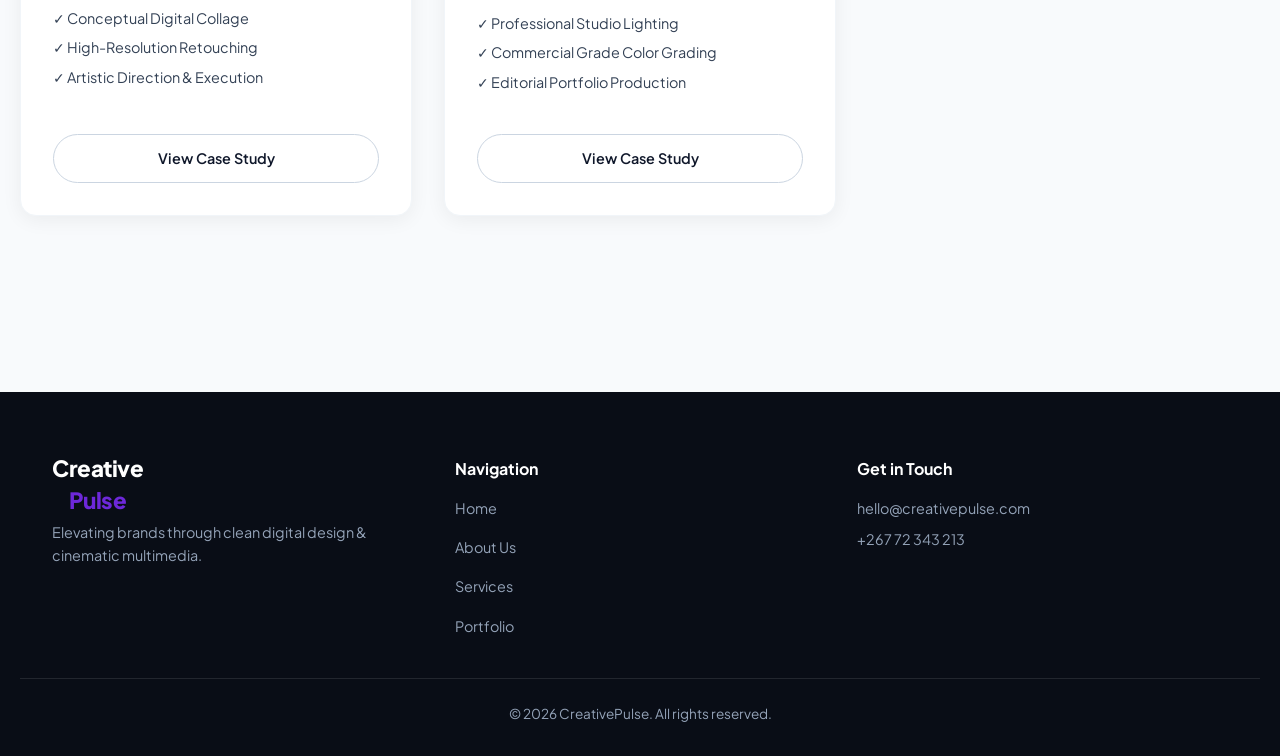
<file: pages/portfolio.html>
<!DOCTYPE html>
<html lang="en">
<head>
    <meta charset="UTF-8">
    <meta name="viewport" content="width=device-width, initial-scale=1.0">
    <title>Portfolio — CreativePulse</title>
    <link rel="preconnect" href="https://fonts.googleapis.com">
    <link rel="preconnect" href="https://fonts.gstatic.com" crossorigin>
    <link href="https://fonts.googleapis.com/css2?family=Plus+Jakarta+Sans:wght@300;400;500;600;700;800&display=swap" rel="stylesheet">
    <link rel="stylesheet" href="../assets/css/style.css">
</head>
<body>
    <header class="navbar">
        <div class="nav-container">
            <a href="../index.html" class="logo" style="display: flex; flex-direction: column; line-height: 1.1; text-decoration: none;">
                <span>Creative</span>
                <span class="logo-accent">Pulse</span>
            </a>
            <nav class="nav-menu">
                <a href="../index.html" class="nav-link">Home</a>
                <a href="about.html" class="nav-link">About Us</a>
                <a href="services.html" class="nav-link">Services</a>
                <a href="portfolio.html" class="nav-link active">Portfolio</a>
                <a href="gallery.html" class="nav-link">Gallery</a>
                <a href="contact.html" class="nav-link">Contact</a>
            </nav>
            <a href="contact.html" class="btn btn-primary">Get In Touch</a>
        </div>
    </header>

    <main class="page-content container">
        <section class="page-header" style="text-align: center; margin-bottom: 3rem;">
            <span class="badge">Case Studies</span>
            <h1>Selected Work & Projects</h1>
            <p>A curated showcase of our recent website developments, video productions, and branding systems.</p>
        </section>

        <!-- Portfolio Grid Section -->
        <section class="portfolio-section" style="margin-bottom: 5rem;">
            <div class="portfolio-grid" style="display: grid; grid-template-columns: repeat(auto-fit, minmax(340px, 1fr)); gap: 2rem;">
                
                <!-- Project 1: Architectural Website UI/UX -->
                <div class="portfolio-card" style="background: #ffffff; border-radius: 16px; overflow: hidden; box-shadow: 0 4px 20px rgba(0,0,0,0.05); border: 1px solid #f1f5f9; display: flex; flex-direction: column; justify-content: space-between;">
                    <div style="width: 100%; height: 240px; overflow: hidden;">
                        <img src="../img/architect website hero section inspection.jpg" alt="Architect Website Hero Section" style="width: 100%; height: 100%; object-fit: cover; transition: transform 0.5s ease;" onmouseover="this.style.transform='scale(1.05)'" onmouseout="this.style.transform='scale(1)'">
                    </div>
                    <div style="padding: 2rem 2rem 1rem 2rem;">
                        <span style="font-size: 0.75rem; font-weight: 700; text-transform: uppercase; color: #2563eb; letter-spacing: 0.05em;">Website Development</span>
                        <h3 style="font-size: 1.35rem; color: #0f172a; margin: 0.5rem 0 0.75rem 0;">Spaces That Inspire - Architectural Platform</h3>
                        <p style="color: #64748b; font-size: 0.95rem; line-height: 1.6; margin-bottom: 1rem;">A high-end responsive digital experience featuring custom UI/UX design, real estate listings, and lightning-fast web performance.</p>
                        <ul style="list-style: none; padding: 0; margin: 0 0 1.5rem 0; color: #334155; font-size: 0.9rem; display: flex; flex-direction: column; gap: 0.4rem;">
                            <li>✓ Immersive Hero Section Design</li>
                            <li>✓ Fully Responsive Mobile Layouts</li>
                            <li>✓ Interactive Project Showcases</li>
                        </ul>
                    </div>
                    <div style="padding: 0 2rem 2rem 2rem;">
                        <a href="contact.html" class="btn btn-outline" style="display: block; text-align: center; padding: 0.75rem;">View Case Study</a>
                    </div>
                </div>

                <!-- Project 2: Graphic Design & Concept Art -->
                <div class="portfolio-card" style="background: #ffffff; border-radius: 16px; overflow: hidden; box-shadow: 0 4px 20px rgba(0,0,0,0.06); border: 1px solid #f1f5f9; display: flex; flex-direction: column; justify-content: space-between;">
                    <div style="width: 100%; height: 240px; overflow: hidden;">
                        <img src="../img/graphicdesign designinspiration.jpg" alt="Graphic Design Inspiration" style="width: 100%; height: 100%; object-fit: cover; transition: transform 0.5s ease;" onmouseover="this.style.transform='scale(1.05)'" onmouseout="this.style.transform='scale(1)'">
                    </div>
                    <div style="padding: 2rem 2rem 1rem 2rem;">
                        <span style="font-size: 0.75rem; font-weight: 700; text-transform: uppercase; color: #2563eb; letter-spacing: 0.05em;">Graphic Design</span>
                        <h3 style="font-size: 1.35rem; color: #0f172a; margin: 0.5rem 0 0.75rem 0;">Brand Collateral</h3>
                        <p style="color: #64748b; font-size: 0.95rem; line-height: 1.6; margin-bottom: 1rem;">Avant-garde visual identity systems and modular grid layouts crafted to elevate high-fashion commercial campaigns.</p>
                        <ul style="list-style: none; padding: 0; margin: 0 0 1.5rem 0; color: #334155; font-size: 0.9rem; display: flex; flex-direction: column; gap: 0.4rem;">
                            <li>✓ Editorial Visual Systems</li>
                            <li>✓ Custom Typography & Layout Grid</li>
                            <li>✓ Campaign Style Guide</li>
                        </ul>
                    </div>
                    <div style="padding: 0 2rem 2rem 2rem;">
                        <a href="contact.html" class="btn btn-outline" style="display: block; text-align: center; padding: 0.75rem;">View Case Study</a>
                    </div>
                </div>

                <!-- Project 3: Gray Theory Studio (New Addition) -->
                <div class="portfolio-card" style="background: #ffffff; border-radius: 16px; overflow: hidden; box-shadow: 0 4px 20px rgba(0,0,0,0.06); border: 1px solid #f1f5f9; display: flex; flex-direction: column; justify-content: space-between;">
                    <div style="width: 100%; height: 240px; overflow: hidden;">
                        <img src="../img/Graytheorystudio.jpg" alt="Gray Theory Studio Artwork" style="width: 100%; height: 100%; object-fit: cover; transition: transform 0.5s ease;" onmouseover="this.style.transform='scale(1.05)'" onmouseout="this.style.transform='scale(1)'">
                    </div>
                    <div style="padding: 2rem 2rem 1rem 2rem;">
                        <span style="font-size: 0.75rem; font-weight: 700; text-transform: uppercase; color: #2563eb; letter-spacing: 0.05em;">Visual Identity & Posters</span>
                        <h3 style="font-size: 1.35rem; color: #0f172a; margin: 0.5rem 0 0.75rem 0;">Gray Theory Studio Concept Art</h3>
                        <p style="color: #64748b; font-size: 0.95rem; line-height: 1.6; margin-bottom: 1rem;">Surrealist vector illustration and minimalist poster design balancing calm corporate palettes with striking symbolic elements.</p>
                        <ul style="list-style: none; padding: 0; margin: 0 0 1.5rem 0; color: #334155; font-size: 0.9rem; display: flex; flex-direction: column; gap: 0.4rem;">
                            <li>✓ Surrealist Minimalist Layout</li>
                            <li>✓ Custom Color Grading & Contrast</li>
                            <li>✓ Print-Ready Vector Asset Creation</li>
                        </ul>
                    </div>
                    <div style="padding: 0 2rem 2rem 2rem;">
                        <a href="contact.html" class="btn btn-outline" style="display: block; text-align: center; padding: 0.75rem;">View Case Study</a>
                    </div>
                </div>

                <!-- Project 4: Multimedia Storytelling (Igor Lopez) -->
                <div class="portfolio-card" style="background: #ffffff; border-radius: 16px; overflow: hidden; box-shadow: 0 4px 20px rgba(0,0,0,0.06); border: 1px solid #f1f5f9; display: flex; flex-direction: column; justify-content: space-between;">
                    <div style="width: 100%; height: 240px; overflow: hidden;">
                        <img src="../img/Igor Lopez 89TH_abeille.jpg" alt="Igor Lopez Multimedia Project" style="width: 100%; height: 100%; object-fit: cover; transition: transform 0.5s ease;" onmouseover="this.style.transform='scale(1.05)'" onmouseout="this.style.transform='scale(1)'">
                    </div>
                    <div style="padding: 2rem 2rem 1rem 2rem;">
                        <span style="font-size: 0.75rem; font-weight: 700; text-transform: uppercase; color: #2563eb; letter-spacing: 0.05em;">Digital Content & Art</span>
                        <h3 style="font-size: 1.35rem; color: #0f172a; margin: 0.5rem 0 0.75rem 0;">The Shattered Narrative Series</h3>
                        <p style="color: #64748b; font-size: 0.95rem; line-height: 1.6; margin-bottom: 1rem;">Mixed-media portraiture blending documentary photography with textured paper elements and advanced digital retouching.</p>
                        <ul style="list-style: none; padding: 0; margin: 0 0 1.5rem 0; color: #334155; font-size: 0.9rem; display: flex; flex-direction: column; gap: 0.4rem;">
                            <li>✓ Conceptual Digital Collage</li>
                            <li>✓ High-Resolution Retouching</li>
                            <li>✓ Artistic Direction & Execution</li>
                        </ul>
                    </div>
                    <div style="padding: 0 2rem 2rem 2rem;">
                        <a href="contact.html" class="btn btn-outline" style="display: block; text-align: center; padding: 0.75rem;">View Case Study</a>
                    </div>
                </div>

                <!-- Project 5: Cinematic Photography (Patricia Reyes) -->
                <div class="portfolio-card" style="background: #ffffff; border-radius: 16px; overflow: hidden; box-shadow: 0 4px 20px rgba(0,0,0,0.06); border: 1px solid #f1f5f9; display: flex; flex-direction: column; justify-content: space-between;">
                    <div style="width: 100%; height: 240px; overflow: hidden;">
                        <img src="../img/Patricia_Reyes.jpg" alt="Patricia Reyes Photography" style="width: 100%; height: 100%; object-fit: cover; transition: transform 0.5s ease;" onmouseover="this.style.transform='scale(1.05)'" onmouseout="this.style.transform='scale(1)'">
                    </div>
                    <div style="padding: 2rem 2rem 1rem 2rem;">
                        <span style="font-size: 0.75rem; font-weight: 700; text-transform: uppercase; color: #2563eb; letter-spacing: 0.05em;">Commercial Photography</span>
                        <h3 style="font-size: 1.35rem; color: #0f172a; margin: 0.5rem 0 0.75rem 0;">Equine Editorial Commercial Shoot</h3>
                        <p style="color: #64748b; font-size: 0.95rem; line-height: 1.6; margin-bottom: 1rem;">Pristine studio and outdoor commercial photography capturing rich lighting contrasts and authentic lifestyle narratives.</p>
                        <ul style="list-style: none; padding: 0; margin: 0 0 1.5rem 0; color: #334155; font-size: 0.9rem; display: flex; flex-direction: column; gap: 0.4rem;">
                            <li>✓ Professional Studio Lighting</li>
                            <li>✓ Commercial Grade Color Grading</li>
                            <li>✓ Editorial Portfolio Production</li>
                        </ul>
                    </div>
                    <div style="padding: 0 2rem 2rem 2rem;">
                        <a href="contact.html" class="btn btn-outline" style="display: block; text-align: center; padding: 0.75rem;">View Case Study</a>
                    </div>
                </div>

            </div>
        </section>
    </main>

    <footer class="footer">
        <div class="container footer-content" style="display: grid; grid-template-columns: repeat(auto-fit, minmax(200px, 1fr)); gap: 2rem; margin-bottom: 2rem;">
            <div class="footer-brand">
                <a href="../index.html" class="logo text-white" style="display: inline-flex; flex-direction: column; line-height: 1.1; text-decoration: none;">
                    <span>Creative</span>
                    <span class="logo-accent">Pulse</span>
                </a>
                <p style="color: #94a3b8; font-size: 0.9rem; margin-top: 0.5rem;">Elevating brands through clean digital design & cinematic multimedia.</p>
            </div>
            <div class="footer-links">
                <h4 style="color: #fff; font-size: 1rem; margin-bottom: 1rem;">Navigation</h4>
                <div style="display: flex; flex-direction: column; gap: 0.5rem;">
                    <a href="../index.html" style="color: #94a3b8; text-decoration: none; font-size: 0.9rem;">Home</a>
                    <a href="about.html" style="color: #94a3b8; text-decoration: none; font-size: 0.9rem;">About Us</a>
                    <a href="services.html" style="color: #94a3b8; text-decoration: none; font-size: 0.9rem;">Services</a>
                    <a href="portfolio.html" style="color: #94a3b8; text-decoration: none; font-size: 0.9rem;">Portfolio</a>
                </div>
            </div>
            <div class="footer-contact">
                <h4 style="color: #fff; font-size: 1rem; margin-bottom: 1rem;">Get in Touch</h4>
                <p style="color: #94a3b8; font-size: 0.9rem; margin: 0 0 0.5rem 0;">hello@creativepulse.com</p>
                <p style="color: #94a3b8; font-size: 0.9rem; margin: 0;">+267 72 343 213</p>
            </div>
        </div>
        <div class="container footer-bottom" style="border-top: 1px solid rgba(255,255,255,0.1); padding-top: 1.5rem; text-align: center;">
            <p style="color: #94a3b8; font-size: 0.85rem; margin: 0;">&copy; 2026 CreativePulse. All rights reserved.</p>
        </div>
    </footer>
    <script src="../assets/js/script.js"></script>
</body>
</html>
</file>
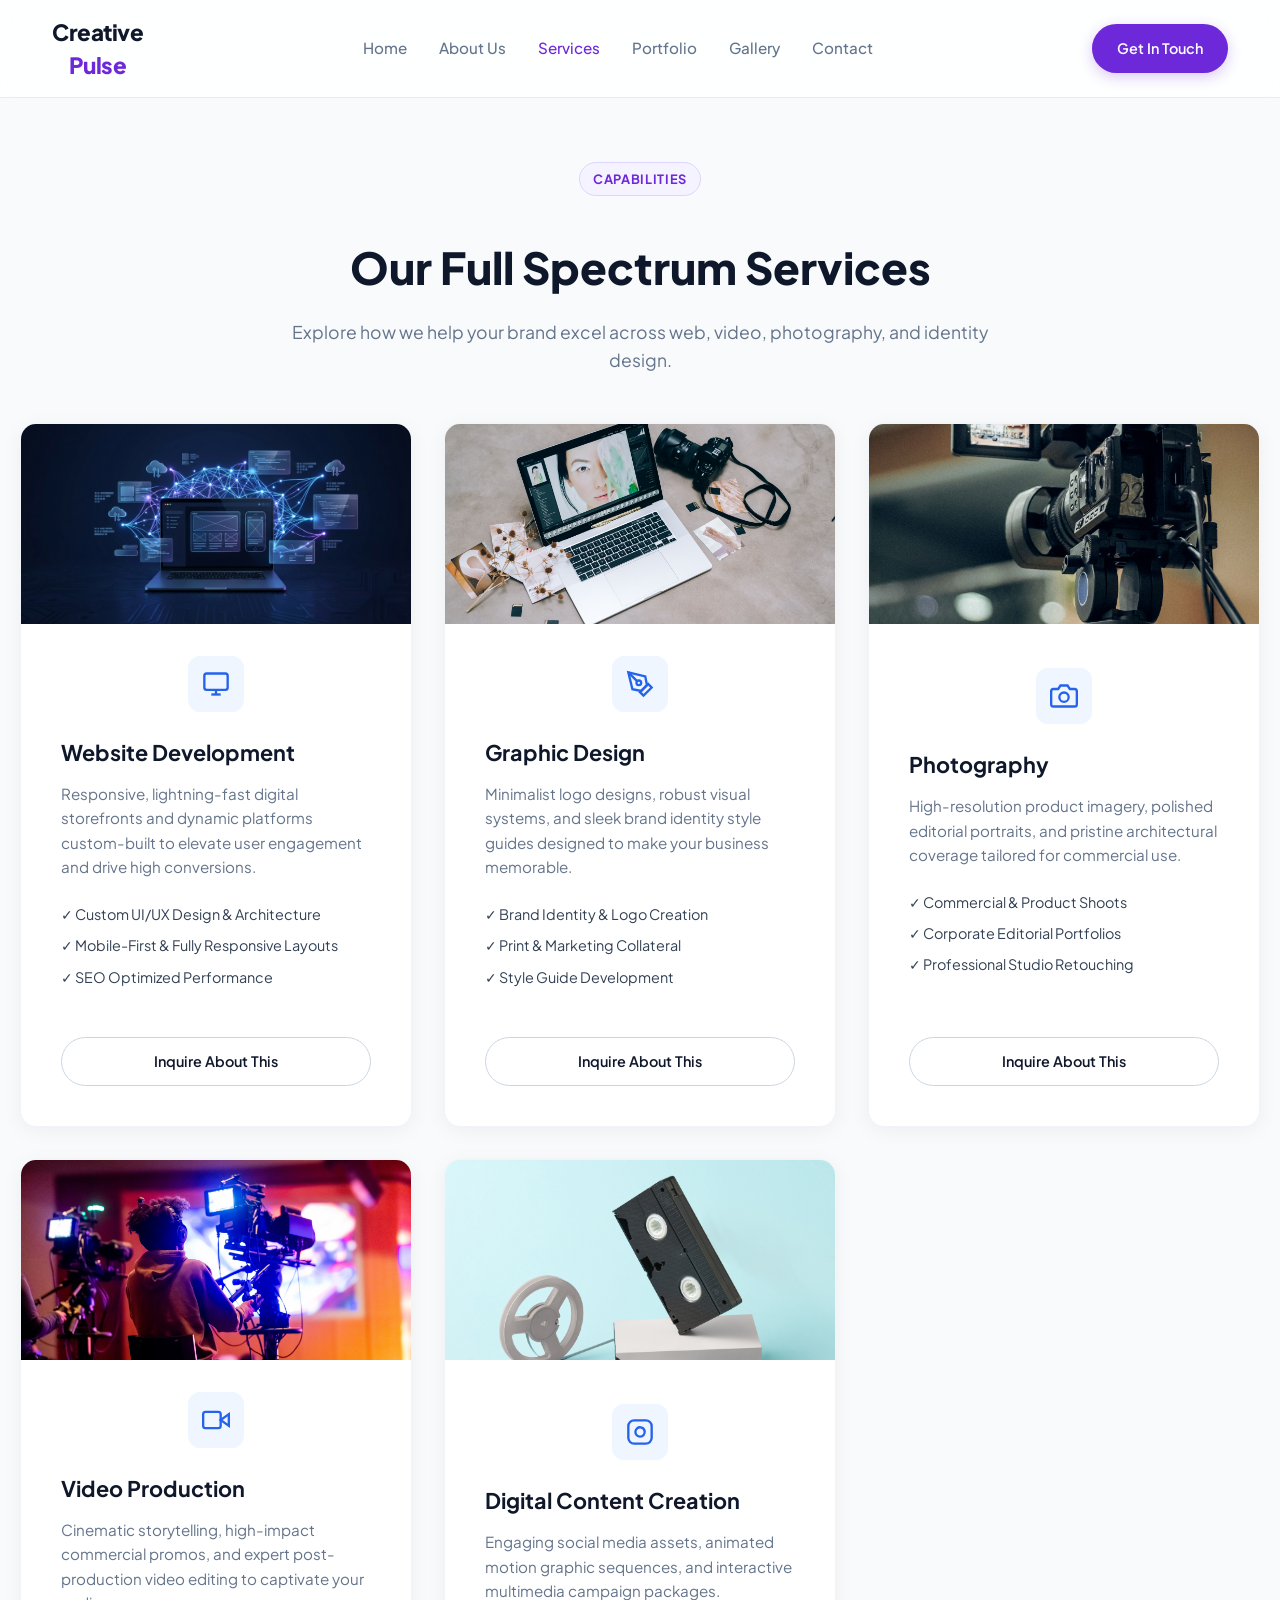
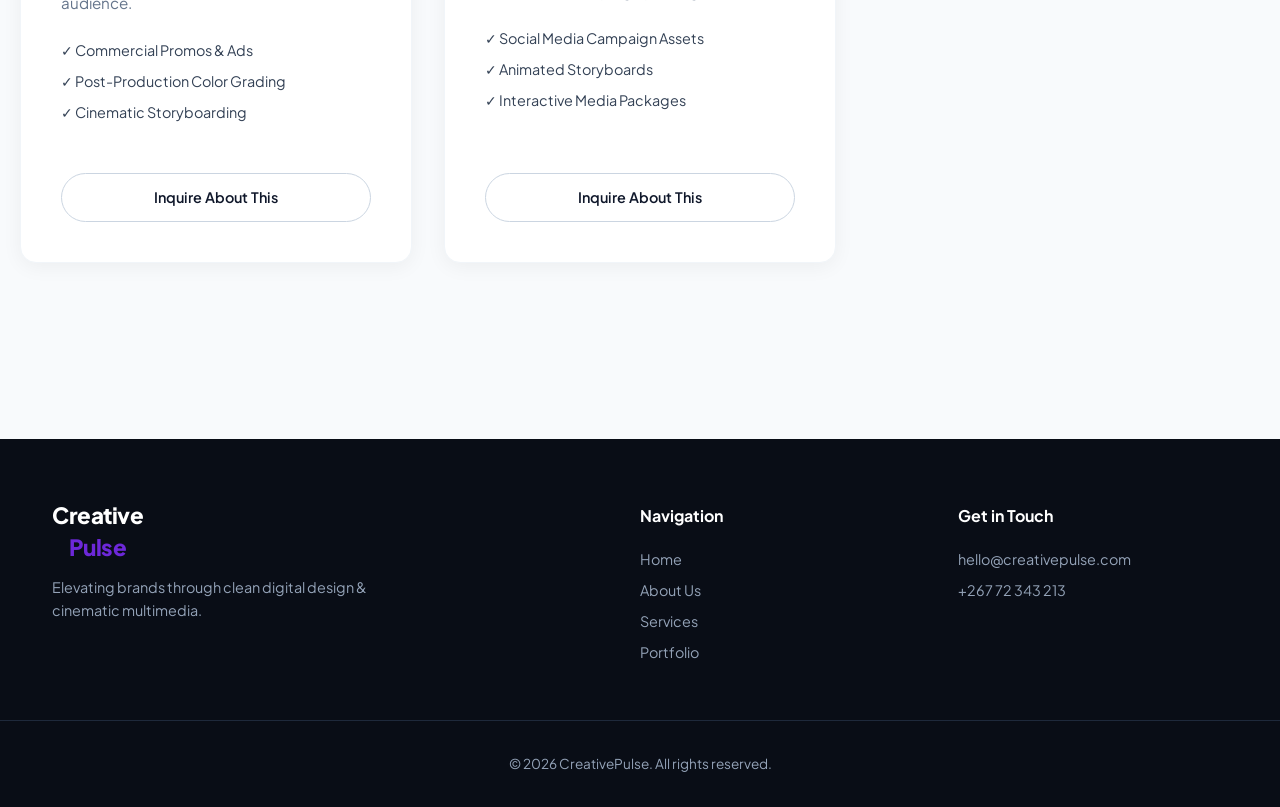
<file: pages/services.html>
<!DOCTYPE html>
<html lang="en">
<head>
    <meta charset="UTF-8">
    <meta name="viewport" content="width=device-width, initial-scale=1.0">
    <title>Services — CreativePulse</title>
    <link rel="preconnect" href="https://fonts.googleapis.com">
    <link rel="preconnect" href="https://fonts.gstatic.com" crossorigin>
    <link href="https://fonts.googleapis.com/css2?family=Plus+Jakarta+Sans:wght@300;400;500;600;700;800&display=swap" rel="stylesheet">
    <link rel="stylesheet" href="../assets/css/style.css">
</head>
<body>
    <!-- Header Navigation -->
    <header class="navbar">
        <div class="nav-container">
            <a href="../index.html" class="logo" style="display: flex; flex-direction: column; line-height: 1.1; text-decoration: none;">
                <span>Creative</span>
                <span class="logo-accent">Pulse</span>
            </a>
            <nav class="nav-menu">
                <a href="../index.html" class="nav-link">Home</a>
                <a href="about.html" class="nav-link">About Us</a>
                <a href="services.html" class="nav-link active">Services</a>
                <a href="portfolio.html" class="nav-link">Portfolio</a>
                <a href="gallery.html" class="nav-link">Gallery</a>
                <a href="contact.html" class="nav-link">Contact</a>
            </nav>
            <a href="contact.html" class="btn btn-primary">Get In Touch</a>
        </div>
    </header>

    <main class="page-content container">
        <!-- Page Header -->
        <section class="page-header" style="text-align: center; margin-bottom: 3rem;">
            <span class="badge">Capabilities</span>
            <h1>Our Full Spectrum Services</h1>
            <p>Explore how we help your brand excel across web, video, photography, and identity design.</p>
        </section>

        <!-- Services Detailed Grid Section -->
        <section class="services-detailed-section" style="margin-bottom: 5rem;">
            <div class="services-list-grid" style="display: grid; grid-template-columns: repeat(auto-fit, minmax(340px, 1fr)); gap: 2rem;">
                
                <!-- Service 1: Website Development -->
                <div class="service-detail-card" style="background: #ffffff; border-radius: 16px; box-shadow: 0 4px 20px rgba(0,0,0,0.05); border: 1px solid #f1f5f9; display: flex; flex-direction: column; justify-content: space-between; overflow: hidden;">
                    <div class="service-img-wrapper" style="width: 100%; height: 200px; overflow: hidden;">
                        <img src="../img/website design.png" alt="Website Development & Digital Setup" style="width: 100%; height: 100%; object-fit: cover;">
                    </div>
                    <div style="padding: 2rem 2.5rem 1.5rem 2.5rem;">
                        <div class="service-icon" style="width: 56px; height: 56px; border-radius: 12px; background: #eff6ff; color: #2563eb; display: flex; align-items: center; justify-content: center; margin-bottom: 1.5rem;">
                            <svg width="28" height="28" viewBox="0 0 24 24" fill="none" stroke="currentColor" stroke-width="2"><rect x="2" y="3" width="20" height="14" rx="2" ry="2"/><line x1="8" y1="21" x2="16" y2="21"/><line x1="12" y1="17" x2="12" y2="21"/></svg>
                        </div>
                        <h3 style="font-size: 1.35rem; color: #0f172a; margin-bottom: 0.75rem;">Website Development</h3>
                        <p style="color: #64748b; font-size: 0.95rem; line-height: 1.6; margin-bottom: 1.5rem;">Responsive, lightning-fast digital storefronts and dynamic platforms custom-built to elevate user engagement and drive high conversions.</p>
                        <ul style="list-style: none; padding: 0; margin: 0 0 1.5rem 0; color: #334155; font-size: 0.9rem; display: flex; flex-direction: column; gap: 0.5rem;">
                            <li>✓ Custom UI/UX Design & Architecture</li>
                            <li>✓ Mobile-First & Fully Responsive Layouts</li>
                            <li>✓ SEO Optimized Performance</li>
                        </ul>
                    </div>
                    <div style="padding: 0 2.5rem 2.5rem 2.5rem;">
                        <a href="contact.html" class="btn btn-outline" style="display: block; text-align: center; padding: 0.75rem;">Inquire About This</a>
                    </div>
                </div>

                <!-- Service 2: Graphic Design -->
                <div class="service-detail-card" style="background: #ffffff; border-radius: 16px; box-shadow: 0 4px 20px rgba(0,0,0,0.05); border: 1px solid #f1f5f9; display: flex; flex-direction: column; justify-content: space-between; overflow: hidden;">
                    <div class="service-img-wrapper" style="width: 100%; height: 200px; overflow: hidden;">
                        <img src="../img/pexels-leeloothefirst-7610458.jpg" alt="Graphic Design & Brand Studio" style="width: 100%; height: 100%; object-fit: cover;">
                    </div>
                    <div style="padding: 2rem 2.5rem 1.5rem 2.5rem;">
                        <div class="service-icon" style="width: 56px; height: 56px; border-radius: 12px; background: #eff6ff; color: #2563eb; display: flex; align-items: center; justify-content: center; margin-bottom: 1.5rem;">
                            <svg width="28" height="28" viewBox="0 0 24 24" fill="none" stroke="currentColor" stroke-width="2"><path d="M12 19l7-7 3 3-7 7-3-3z"/><path d="M18 13l-1.5-7.5L2 2l3.5 14.5L13 18l5-5z"/><path d="M2 2l7.5 7.5"/><circle cx="11" cy="11" r="2"/></svg>
                        </div>
                        <h3 style="font-size: 1.35rem; color: #0f172a; margin-bottom: 0.75rem;">Graphic Design</h3>
                        <p style="color: #64748b; font-size: 0.95rem; line-height: 1.6; margin-bottom: 1.5rem;">Minimalist logo designs, robust visual systems, and sleek brand identity style guides designed to make your business memorable.</p>
                        <ul style="list-style: none; padding: 0; margin: 0 0 1.5rem 0; color: #334155; font-size: 0.9rem; display: flex; flex-direction: column; gap: 0.5rem;">
                            <li>✓ Brand Identity & Logo Creation</li>
                            <li>✓ Print & Marketing Collateral</li>
                            <li>✓ Style Guide Development</li>
                        </ul>
                    </div>
                    <div style="padding: 0 2.5rem 2.5rem 2.5rem;">
                        <a href="contact.html" class="btn btn-outline" style="display: block; text-align: center; padding: 0.75rem;">Inquire About This</a>
                    </div>
                </div>

                <!-- Service 3: Photography -->
                <div class="service-detail-card" style="background: #ffffff; border-radius: 16px; box-shadow: 0 4px 20px rgba(0,0,0,0.05); border: 1px solid #f1f5f9; display: flex; flex-direction: column; justify-content: space-between; overflow: hidden;">
                    <div class="service-img-wrapper" style="width: 100%; height: 200px; overflow: hidden;">
                        <img src="../img/pexels-gezerasph.jpg" alt="Professional Photography Studio" style="width: 100%; height: 100%; object-fit: cover;">
                    </div>
                    <div style="padding: 2rem 2.5rem 1.5rem 2.5rem;">
                        <div class="service-icon" style="width: 56px; height: 56px; border-radius: 12px; background: #eff6ff; color: #2563eb; display: flex; align-items: center; justify-content: center; margin-bottom: 1.5rem;">
                            <svg width="28" height="28" viewBox="0 0 24 24" fill="none" stroke="currentColor" stroke-width="2"><path d="M23 19a2 2 0 0 1-2 2H3a2 2 0 0 1-2-2V8a2 2 0 0 1 2-2h4l2-3h6l2 3h4a2 2 0 0 1 2 2z"/><circle cx="12" cy="13" r="4"/></svg>
                        </div>
                        <h3 style="font-size: 1.35rem; color: #0f172a; margin-bottom: 0.75rem;">Photography</h3>
                        <p style="color: #64748b; font-size: 0.95rem; line-height: 1.6; margin-bottom: 1.5rem;">High-resolution product imagery, polished editorial portraits, and pristine architectural coverage tailored for commercial use.</p>
                        <ul style="list-style: none; padding: 0; margin: 0 0 1.5rem 0; color: #334155; font-size: 0.9rem; display: flex; flex-direction: column; gap: 0.5rem;">
                            <li>✓ Commercial & Product Shoots</li>
                            <li>✓ Corporate Editorial Portfolios</li>
                            <li>✓ Professional Studio Retouching</li>
                        </ul>
                    </div>
                    <div style="padding: 0 2.5rem 2.5rem 2.5rem;">
                        <a href="contact.html" class="btn btn-outline" style="display: block; text-align: center; padding: 0.75rem;">Inquire About This</a>
                    </div>
                </div>

                <!-- Service 4: Video Production -->
                <div class="service-detail-card" style="background: #ffffff; border-radius: 16px; box-shadow: 0 4px 20px rgba(0,0,0,0.05); border: 1px solid #f1f5f9; display: flex; flex-direction: column; justify-content: space-between; overflow: hidden;">
                    <div class="service-img-wrapper" style="width: 100%; height: 200px; overflow: hidden;">
                        <img src="../img/pexels-caleboquend.jpg" alt="Video Production & Cinematic Studio" style="width: 100%; height: 100%; object-fit: cover;">
                    </div>
                    <div style="padding: 2rem 2.5rem 1.5rem 2.5rem;">
                        <div class="service-icon" style="width: 56px; height: 56px; border-radius: 12px; background: #eff6ff; color: #2563eb; display: flex; align-items: center; justify-content: center; margin-bottom: 1.5rem;">
                            <svg width="28" height="28" viewBox="0 0 24 24" fill="none" stroke="currentColor" stroke-width="2"><polygon points="23 7 16 12 23 17 23 7"/><rect x="1" y="5" width="15" height="14" rx="2" ry="2"/></svg>
                        </div>
                        <h3 style="font-size: 1.35rem; color: #0f172a; margin-bottom: 0.75rem;">Video Production</h3>
                        <p style="color: #64748b; font-size: 0.95rem; line-height: 1.6; margin-bottom: 1.5rem;">Cinematic storytelling, high-impact commercial promos, and expert post-production video editing to captivate your audience.</p>
                        <ul style="list-style: none; padding: 0; margin: 0 0 1.5rem 0; color: #334155; font-size: 0.9rem; display: flex; flex-direction: column; gap: 0.5rem;">
                            <li>✓ Commercial Promos & Ads</li>
                            <li>✓ Post-Production Color Grading</li>
                            <li>✓ Cinematic Storyboarding</li>
                        </ul>
                    </div>
                    <div style="padding: 0 2.5rem 2.5rem 2.5rem;">
                        <a href="contact.html" class="btn btn-outline" style="display: block; text-align: center; padding: 0.75rem;">Inquire About This</a>
                    </div>
                </div>

                <!-- Service 5: Digital Content Creation -->
                <div class="service-detail-card" style="background: #ffffff; border-radius: 16px; box-shadow: 0 4px 20px rgba(0,0,0,0.05); border: 1px solid #f1f5f9; display: flex; flex-direction: column; justify-content: space-between; overflow: hidden;">
                    <div class="service-img-wrapper" style="width: 100%; height: 200px; overflow: hidden;">
                        <img src="../img/pexels-ds-stories.jpg" alt="Digital Content Creation & Media Assets" style="width: 100%; height: 100%; object-fit: cover;">
                    </div>
                    <div style="padding: 2rem 2.5rem 1.5rem 2.5rem;">
                        <div class="service-icon" style="width: 56px; height: 56px; border-radius: 12px; background: #eff6ff; color: #2563eb; display: flex; align-items: center; justify-content: center; margin-bottom: 1.5rem;">
                            <svg width="28" height="28" viewBox="0 0 24 24" fill="none" stroke="currentColor" stroke-width="2"><rect x="2" y="2" width="20" height="20" rx="5" ry="5"/><path d="M16 11.37A4 4 0 1 1 12.63 8 4 4 0 0 1 16 11.37z"/><line x1="17.5" y1="6.5" x2="17.51" y2="6.5"/></svg>
                        </div>
                        <h3 style="font-size: 1.35rem; color: #0f172a; margin-bottom: 0.75rem;">Digital Content Creation</h3>
                        <p style="color: #64748b; font-size: 0.95rem; line-height: 1.6; margin-bottom: 1.5rem;">Engaging social media assets, animated motion graphic sequences, and interactive multimedia campaign packages.</p>
                        <ul style="list-style: none; padding: 0; margin: 0 0 1.5rem 0; color: #334155; font-size: 0.9rem; display: flex; flex-direction: column; gap: 0.5rem;">
                            <li>✓ Social Media Campaign Assets</li>
                            <li>✓ Animated Storyboards</li>
                            <li>✓ Interactive Media Packages</li>
                        </ul>
                    </div>
                    <div style="padding: 0 2.5rem 2.5rem 2.5rem;">
                        <a href="contact.html" class="btn btn-outline" style="display: block; text-align: center; padding: 0.75rem;">Inquire About This</a>
                    </div>
                </div>

            </div>
        </section>
    </main>

    <!-- Footer Section -->
    <footer class="footer">
        <div class="container footer-content">
            <div class="footer-brand">
                <a href="../index.html" class="logo text-white" style="display: inline-flex; flex-direction: column; line-height: 1.1; text-decoration: none;">
                    <span>Creative</span>
                    <span class="logo-accent">Pulse</span>
                </a>
                <p>Elevating brands through clean digital design & cinematic multimedia.</p>
            </div>
            <div class="footer-links">
                <h4>Navigation</h4>
                <a href="../index.html">Home</a>
                <a href="about.html">About Us</a>
                <a href="services.html">Services</a>
                <a href="portfolio.html">Portfolio</a>
            </div>
            <div class="footer-contact">
                <h4>Get in Touch</h4>
                <p>hello@creativepulse.com</p>
                <p>+267 72 343 213</p>
            </div>
        </div>
        <div class="footer-bottom">
            <p>&copy; 2026 CreativePulse. All rights reserved.</p>
        </div>
    </footer>

    <script src="../assets/js/script.js"></script>
</body>
</html>
</file>
<file: assets/css/style.css>
/* CSS Reset & Variable Definitions */
:root {
    --primary-purple: #6d28d9;
    --primary-purple-hover: #5b21b6;
    --purple-light: #f5f3ff;
    --purple-border: #ddd6fe;
    --text-main: #0f172a;
    --text-muted: #64748b;
    --bg-main: #f8fafc;
    --bg-white: #ffffff;
    --shadow-soft: 0 10px 30px -5px rgba(109, 40, 217, 0.08);
    --shadow-card: 0 4px 20px rgba(0, 0, 0, 0.03);
    --radius-lg: 20px;
    --radius-md: 14px;
    --transition: all 0.3s cubic-bezier(0.16, 1, 0.3, 1);
}

* {
    margin: 0;
    padding: 0;
    box-sizing: border-box;
}

html {
    scroll-behavior: smooth;
}

body {
    font-family: 'Plus Jakarta Sans', -apple-system, BlinkMacSystemFont, sans-serif;
    background-color: var(--bg-main);
    color: var(--text-main);
    line-height: 1.6;
    -webkit-font-smoothing: antialiased;
}

.container {
    max-width: 1240px;
    margin: 0 auto;
    padding: 0 2rem;
}

.page-content {
    padding: 4rem 0 6rem;
}

.page-header {
    text-align: center;
    max-width: 700px;
    margin: 0 auto 3rem;
}

.page-header h1 {
    font-size: 2.75rem;
    font-weight: 800;
    margin: 1rem 0;
}

.page-header p {
    color: var(--text-muted);
    font-size: 1.1rem;
}

/* Navbar */
.navbar {
    position: sticky;
    top: 0;
    z-index: 100;
    background: rgba(255, 255, 255, 0.85);
    backdrop-filter: blur(12px);
    border-bottom: 1px solid rgba(226, 232, 240, 0.8);
}

.nav-container {
    max-width: 1240px;
    margin: 0 auto;
    padding: 1.25rem 2rem;
    display: flex;
    align-items: center;
    justify-content: space-between;
}

.logo {
    font-size: 1.4rem;
    font-weight: 800;
    color: var(--text-main);
    text-decoration: none;
    display: flex;
    align-items: center;
    gap: 0.5rem;
    letter-spacing: -0.02em;
}

.logo-mark {
    width: 10px;
    height: 10px;
    background-color: var(--primary-purple);
    border-radius: 50%;
    display: inline-block;
}

.logo-accent {
    color: var(--primary-purple);
}

.nav-menu {
    display: flex;
    gap: 2rem;
}

.nav-link {
    text-decoration: none;
    color: var(--text-muted);
    font-size: 0.95rem;
    font-weight: 500;
    transition: var(--transition);
}

.nav-link:hover, .nav-link.active {
    color: var(--primary-purple);
}

/* Buttons */
.btn {
    display: inline-flex;
    align-items: center;
    justify-content: center;
    padding: 0.75rem 1.5rem;
    border-radius: 50px;
    font-size: 0.9rem;
    font-weight: 600;
    text-decoration: none;
    transition: var(--transition);
    cursor: pointer;
    border: 1px solid transparent;
}

.btn-primary {
    background-color: var(--primary-purple);
    color: white;
    box-shadow: 0 4px 14px rgba(109, 40, 217, 0.25);
}

.btn-primary:hover {
    background-color: var(--primary-purple-hover);
    transform: translateY(-2px);
    box-shadow: 0 6px 20px rgba(109, 40, 217, 0.35);
}

.btn-dark {
    background-color: var(--text-main);
    color: white;
}

.btn-dark:hover {
    background-color: #1e293b;
    transform: translateY(-2px);
}

.btn-outline {
    background-color: transparent;
    color: var(--text-main);
    border-color: #cbd5e1;
}

.btn-outline:hover {
    background-color: var(--bg-white);
    border-color: var(--primary-purple);
    color: var(--primary-purple);
}

/* Hero Section */
.hero-section {
    padding: 5rem 0 4rem;
}

.hero-grid {
    display: grid;
    grid-template-columns: 1fr 1fr;
    gap: 4rem;
    align-items: center;
}

.badge {
    display: inline-block;
    padding: 0.35rem 0.85rem;
    background-color: var(--purple-light);
    color: var(--primary-purple);
    border: 1px solid var(--purple-border);
    border-radius: 50px;
    font-size: 0.8rem;
    font-weight: 700;
    text-transform: uppercase;
    letter-spacing: 0.05em;
    margin-bottom: 1.25rem;
}

.hero-text h1 {
    font-size: 3.5rem;
    font-weight: 800;
    line-height: 1.1;
    letter-spacing: -0.03em;
    margin-bottom: 1.5rem;
    color: var(--text-main);
}

.hero-description {
    font-size: 1.125rem;
    color: var(--text-muted);
    margin-bottom: 2rem;
    max-width: 500px;
}

.hero-cta {
    display: flex;
    gap: 1rem;
}

.image-wrapper {
    position: relative;
    border-radius: var(--radius-lg);
    overflow: hidden;
    box-shadow: var(--shadow-soft);
}

.image-wrapper img {
    width: 100%;
    height: 380px;
    object-fit: cover;
    display: block;
    transition: var(--transition);
}

.image-wrapper:hover img {
    transform: scale(1.02);
}

/* Services Section */
.services-section {
    padding: 5rem 0;
}

.section-header {
    text-align: center;
    max-width: 600px;
    margin: 0 auto 3.5rem;
}

.section-header h2 {
    font-size: 2.25rem;
    font-weight: 700;
    letter-spacing: -0.02em;
    margin-bottom: 0.5rem;
}

.section-header p {
    color: var(--text-muted);
}

.services-grid {
    display: grid;
    grid-template-columns: repeat(auto-fit, minmax(210px, 1fr));
    gap: 1.5rem;
}

.service-card {
    background-color: var(--bg-white);
    padding: 2rem 1.5rem;
    border-radius: var(--radius-md);
    border: 1px solid #e2e8f0;
    box-shadow: var(--shadow-card);
    transition: var(--transition);
    text-align: center;
}

.service-card:hover {
    transform: translateY(-6px);
    border-color: var(--purple-border);
    box-shadow: var(--shadow-soft);
}

.service-card.active {
    border: 2px solid var(--primary-purple);
    background-color: var(--bg-white);
    box-shadow: var(--shadow-soft);
}

.service-icon {
    width: 60px;
    height: 60px;
    margin: 0 auto 1.25rem;
    background-color: var(--purple-light);
    color: var(--primary-purple);
    border-radius: 14px;
    display: flex;
    align-items: center;
    justify-content: center;
}

.service-card h3 {
    font-size: 1.1rem;
    font-weight: 700;
    margin-bottom: 0.75rem;
}

.service-card p {
    font-size: 0.875rem;
    color: var(--text-muted);
    line-height: 1.5;
}

/* Feature Highlight */
.feature-highlight {
    padding: 5rem 0 7rem;
}

.highlight-grid {
    display: grid;
    grid-template-columns: 1fr 1fr;
    gap: 4rem;
    align-items: center;
    background-color: var(--bg-white);
    padding: 3.5rem;
    border-radius: var(--radius-lg);
    border: 1px solid #e2e8f0;
    box-shadow: var(--shadow-card);
}

.highlight-visual img {
    width: 100%;
    height: 320px;
    object-fit: cover;
    border-radius: var(--radius-md);
}

.highlight-text h2 {
    font-size: 2rem;
    font-weight: 700;
    letter-spacing: -0.02em;
    margin-bottom: 1rem;
    line-height: 1.25;
}

.highlight-text p {
    color: var(--text-muted);
    margin-bottom: 1.5rem;
}

.highlight-list {
    list-style: none;
    display: flex;
    flex-direction: column;
    gap: 0.75rem;
}

.highlight-list li {
    font-size: 0.95rem;
    font-weight: 600;
    color: var(--text-main);
    display: flex;
    align-items: center;
    gap: 0.75rem;
}

.highlight-list span {
    color: var(--primary-purple);
    font-weight: 800;
}

/* Footer */
.footer {
    background-color: #090d16;
    color: #94a3b8;
    padding: 4rem 0 2rem;
}

.footer-content {
    display: grid;
    grid-template-columns: 2fr 1fr 1fr;
    gap: 3rem;
    margin-bottom: 3rem;
}

.text-white {
    color: white !important;
}

.footer-brand p {
    margin-top: 1rem;
    max-width: 320px;
    font-size: 0.9rem;
}

.footer-links h4, .footer-contact h4 {
    color: white;
    font-size: 1rem;
    margin-bottom: 1.25rem;
}

.footer-links a {
    display: block;
    color: #94a3b8;
    text-decoration: none;
    margin-bottom: 0.5rem;
    font-size: 0.9rem;
    transition: var(--transition);
}

.footer-links a:hover {
    color: white;
}

.footer-contact p {
    font-size: 0.9rem;
    margin-bottom: 0.5rem;
}

.footer-bottom {
    text-align: center;
    padding-top: 2rem;
    border-top: 1px solid #1e293b;
    font-size: 0.85rem;
}

/* Responsive */
@media (max-width: 992px) {
    .hero-grid, .highlight-grid {
        grid-template-columns: 1fr;
        gap: 2.5rem;
    }
    .hero-text h1 {
        font-size: 2.75rem;
    }
    .footer-content {
        grid-template-columns: 1fr;
    }
}

@media (max-width: 768px) {
    .nav-menu {
        display: none;
    }
}
</file>
